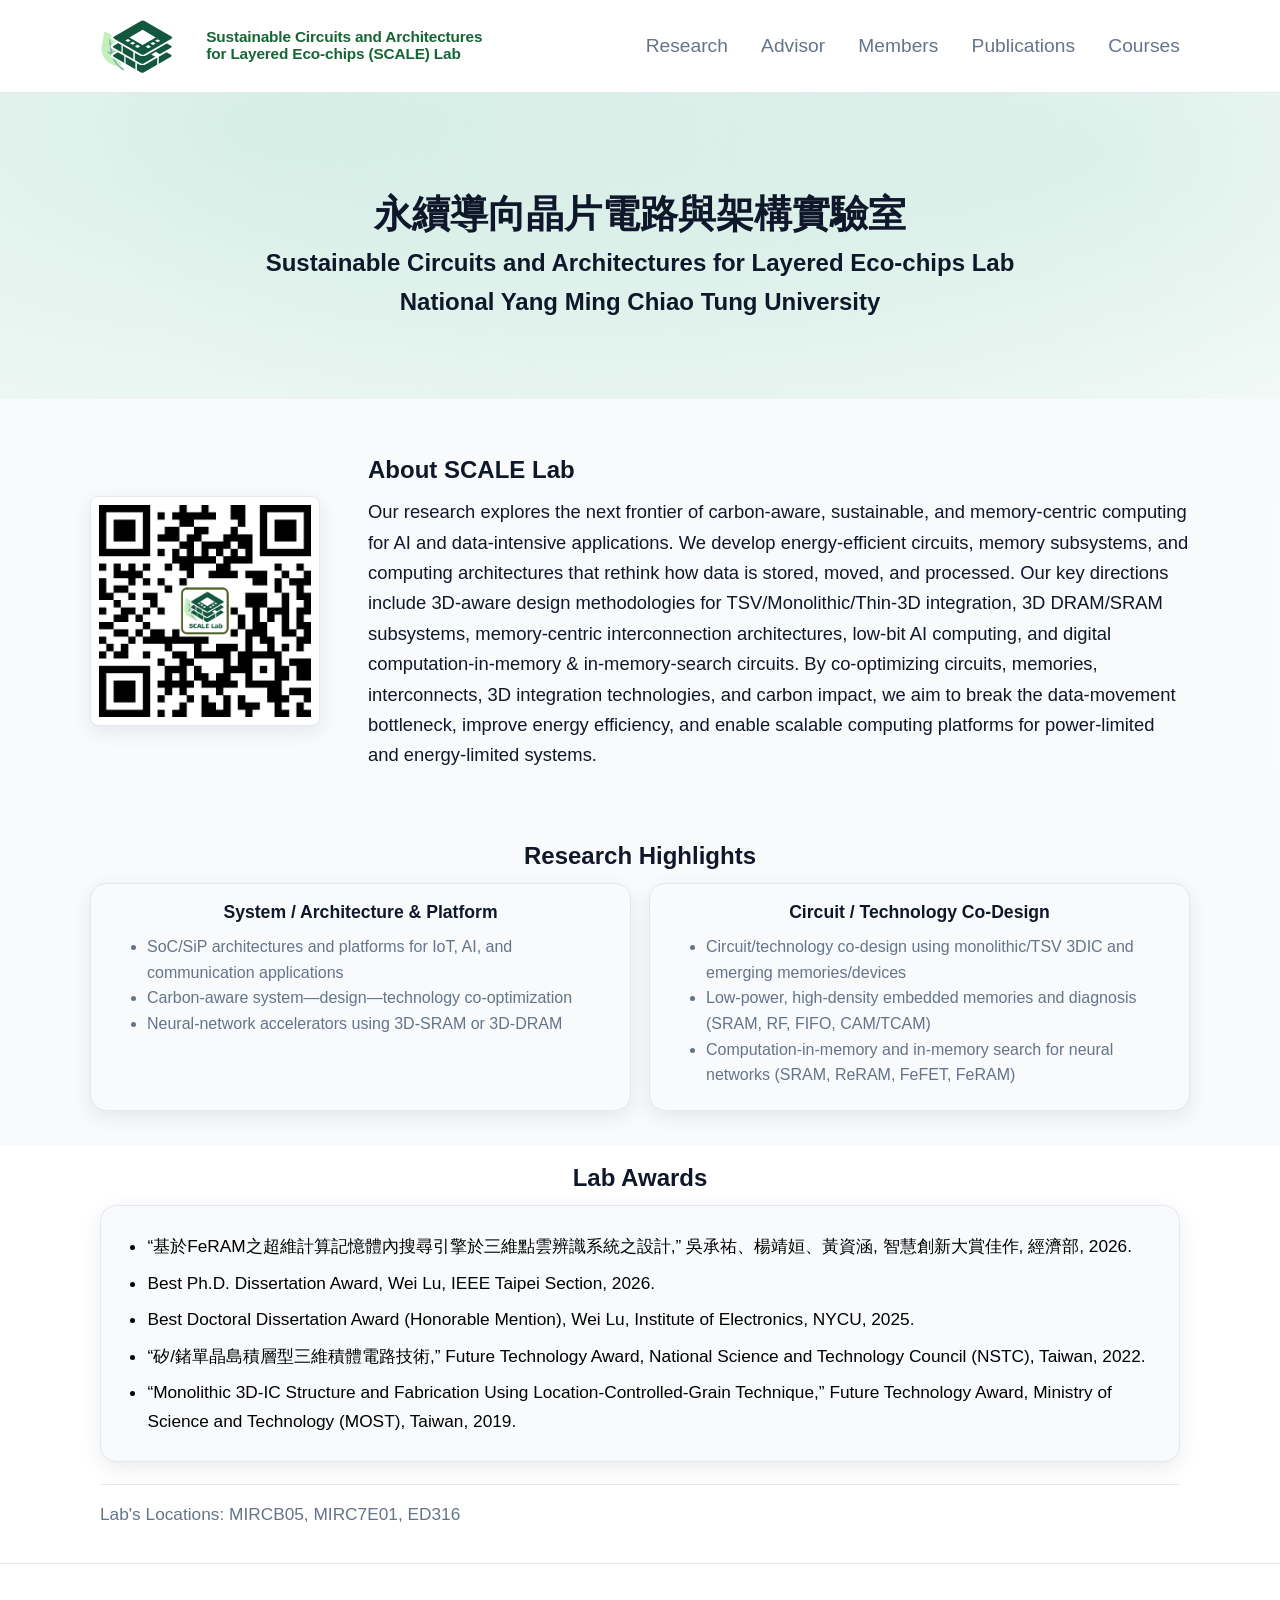
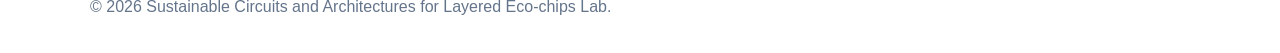
<file: index.html>
<!DOCTYPE html>
<html lang="en">
<head>
  <meta charset="utf-8" />
  <meta name="viewport" content="width=device-width, initial-scale=1" />
  <title>SCALE Lab · Home</title>
  <meta name="description" content="Sustainable circuits & systems, carbon-aware co-optimization, and memory-centric computing." />
  <meta name="color-scheme" content="light dark" />
  <link rel="stylesheet" href="assets/style.css?v=5" />
  <style>
    main#snap { min-height: 100svh; overflow-y: visible; scroll-behavior: smooth; }
    section.panel { min-height: auto; display: grid; place-items: center; padding: 52px 6vw; position: relative; isolation: isolate; }
    section.panel.hero { min-height: 34svh; padding-top: 32px; padding-bottom: 20px; }
    section#s3.panel, section#s4.panel { padding-top: 14px; padding-bottom: 34px; }
    .panel.hero { background: radial-gradient(1200px 600px at 20% 10%, color-mix(in oklab, var(--primary) 15%, transparent), transparent), radial-gradient(1000px 500px at 85% 20%, color-mix(in oklab, var(--primary) 10%, transparent), transparent); }
    .panel.alt { background: color-mix(in oklab, var(--card) 85%, transparent); }
    .panel .content { padding: 14px 16px; }
    .panel h2 { margin-top: 0; margin-bottom: 8px; }
    .panel p, .panel ul { margin-top: 6px; margin-bottom: 8px; }
    .about-layout { display: grid; grid-template-columns: 230px minmax(0, 1fr); gap: 48px; align-items: center; }
    .about-qr { width: 230px; height: 230px; background: #fff; border: 1px solid var(--border); border-radius: 8px; padding: 8px; box-shadow: var(--shadow); object-fit: contain; align-self: center; }
    .award-card { max-width: 1080px; width: 100%; margin: 8px auto 0; text-align: left; }
    .award-card .content { padding: 18px 28px; }
    .award-list { margin: 0; padding-left: 1.15rem; font-size: 1.08rem; line-height: 1.65; color: #000; }
    .award-list li { margin: 8px 0; }
    .lab-locations { max-width: 1080px; margin: 22px auto 0; padding-top: 16px; border-top: 1px solid var(--border); font-size: 1.08rem; font-weight: 400; color: var(--muted); text-align: left; }
    #aboutVision { white-space: normal; margin-bottom: 0; font-size: 1.15rem; line-height: 1.65; }
    #highlights { margin-top: 4px !important; }
    @media (max-width: 700px) { .about-layout { grid-template-columns: 1fr; gap: 18px; align-items: start; } .about-qr { width: 150px; height: 150px; } section#s3.panel, section#s4.panel { padding-top: 12px; padding-bottom: 28px; } }
  </style>
</head>
<body data-page="home">
  <header></header>
  <main id="snap">
    <section id="s1" class="panel hero">
      <div class="container" style="text-align:center;">
        <h1 class="reveal hero-title">
          <span class="zh">永續導向晶片電路與架構實驗室</span><br>
          <span class="en">Sustainable Circuits and Architectures for Layered Eco-chips Lab</span><br>
          <span class="lab">National Yang Ming Chiao Tung University</span>
        </h1>
      </div>
    </section>
    <section id="s2" class="panel alt">
      <div class="container">
        <div class="about-layout">
          <img class="about-qr reveal" src="assets/images/qrcode-generator.png" alt="SCALE Lab QR code">
          <div class="about-text">
            <h2 class="reveal">About SCALE Lab</h2>
            <p id="aboutVision" class="reveal"></p>
          </div>
        </div>
      </div>
    </section>
    <section id="s3" class="panel alt">
      <div class="container" style="text-align:center;">
        <h2 class="reveal">Research Highlights</h2>
        <div id="highlights" class="grid" style="margin-top:4px;"></div>
      </div>
    </section>
    <section id="s4" class="panel">
      <div class="container" style="text-align:center;">
        <h2 class="reveal">Lab Awards</h2>
        <div class="card award-card reveal">
          <div class="content">
            <ul class="award-list">
              <li>“基於FeRAM之超維計算記憶體內搜尋引擎於三維點雲辨識系統之設計,” 吳承祐、楊靖姮、黃資涵, 智慧創新大賞佳作, 經濟部, 2026.</li>
              <li>Best Ph.D. Dissertation Award, Wei Lu, IEEE Taipei Section, 2026.</li>
              <li>Best Doctoral Dissertation Award (Honorable Mention), Wei Lu, Institute of Electronics, NYCU, 2025.</li>
              <li>“矽/鍺單晶島積層型三維積體電路技術,” Future Technology Award, National Science and Technology Council (NSTC), Taiwan, 2022.</li>
              <li>“Monolithic 3D-IC Structure and Fabrication Using Location-Controlled-Grain Technique,” Future Technology Award, Ministry of Science and Technology (MOST), Taiwan, 2019.</li>
            </ul>
          </div>
        </div>
        <div class="lab-locations reveal">Lab's Locations: MIRCB05, MIRC7E01, ED316</div>
      </div>
    </section>
  </main>
  <footer>
    <div class="container footgrid">
      <div>
        <div class="brand" style="margin-bottom:8px"><span class="dot"></span><strong>EECS Lab</strong></div>
        <div class="muted">© <span id="yearNow"></span> Sustainable Circuits and Architectures for Layered Eco-chips Lab. All rights reserved.</div>
      </div>
      <div class="right"><a class="chip" href="#s1">→ Back to Top</a></div>
    </div>
  </footer>
  <script src="assets/script.js"></script>
  <script>
    const panels = Array.from(document.querySelectorAll('section.panel'));
    const io = new IntersectionObserver((entries) => {
      for (const e of entries) {
        if (e.isIntersecting && e.intersectionRatio > 0.5) {
          e.target.querySelectorAll('.reveal').forEach(el => el.classList.add('is-visible'));
        }
      }
    }, { root: null, threshold: [0.5] });
    panels.forEach(p => io.observe(p));

    loadSiteData().then(data => {
      document.getElementById('aboutVision').textContent = 'Our research explores the next frontier of carbon-aware, sustainable, and memory-centric computing for AI and data-intensive applications. We develop energy-efficient circuits, memory subsystems, and computing architectures that rethink how data is stored, moved, and processed. Our key directions include 3D-aware design methodologies for TSV/Monolithic/Thin-3D integration, 3D DRAM/SRAM subsystems, memory-centric interconnection architectures, low-bit AI computing, and digital computation-in-memory & in-memory-search circuits. By co-optimizing circuits, memories, interconnects, 3D integration technologies, and carbon impact, we aim to break the data-movement bottleneck, improve energy efficiency, and enable scalable computing platforms for power-limited and energy-limited systems.';
      const highlights = document.getElementById('highlights');
      const cards = [];
      for (const t of data.research.thrusts) {
        const top = t.bullets.slice(0,3).map(s => `<li>${s}</li>`).join('');
        cards.push(`
          <div class="col-6 card reveal">
            <div class="content">
              <h3>${t.title}</h3>
              <ul class="muted" style="text-align:left; margin-top:8px;">${top}</ul>
            </div>
          </div>`);
      }
      highlights.innerHTML = cards.join('');
    }).catch(console.error);
  </script>
</body>
</html>
</file>
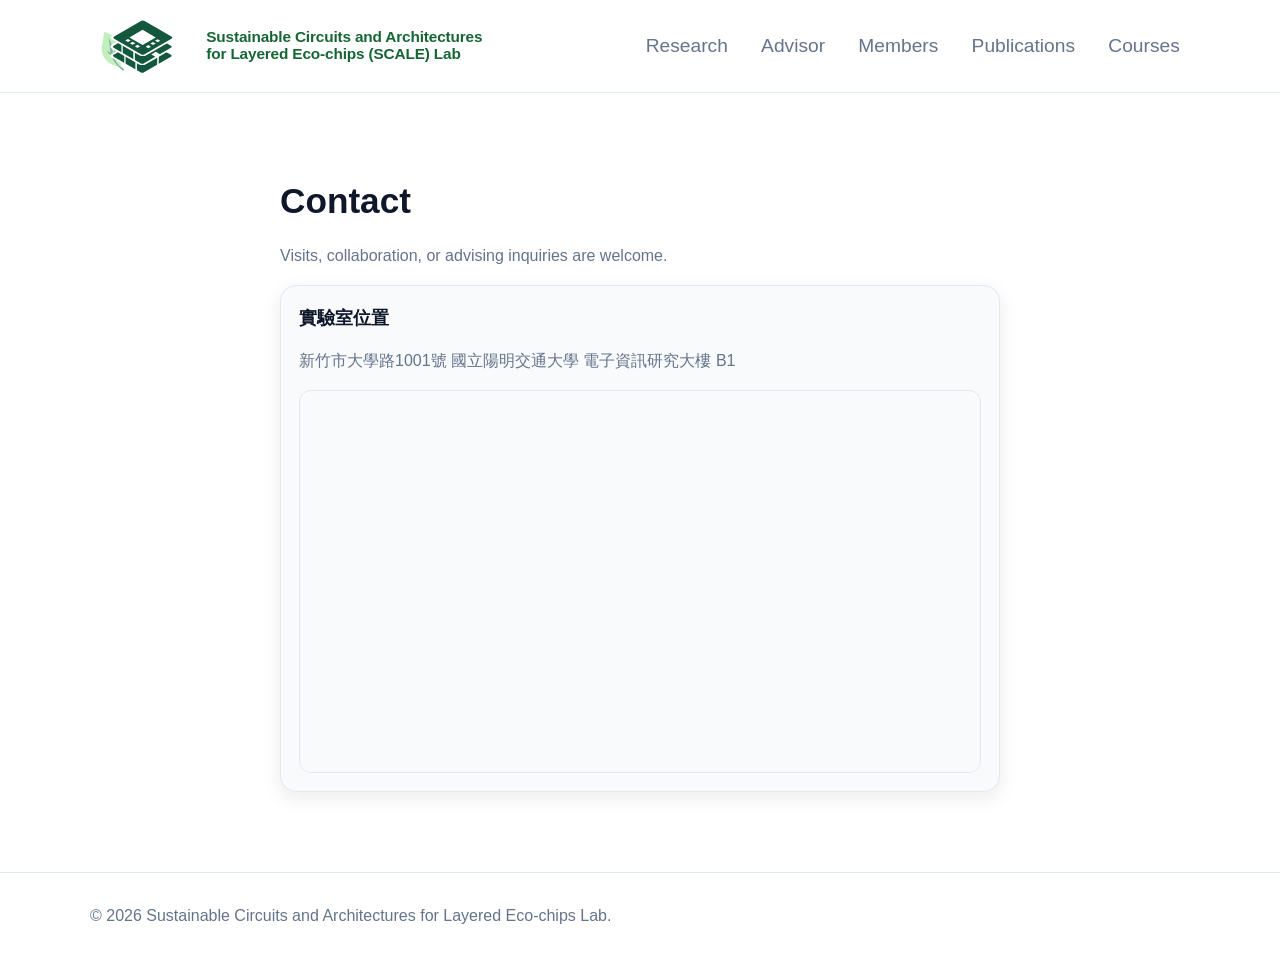
<file: contact.html>
<!DOCTYPE html>
<html lang="en">
<head>
  <meta charset="utf-8" />
  <meta name="viewport" content="width=device-width, initial-scale=1" />
  <title>Contact · SCALE Lab</title>
  <meta name="color-scheme" content="light dark" />
  <link rel="stylesheet" href="assets/style.css" />
</head>

<body data-page="contact">
  <header></header>

  <section class="section">
    <div class="container" style="max-width:720px;">
      <h2>Contact</h2>
      <p class="lead">Visits, collaboration, or advising inquiries are welcome.</p>

      <div class="card">
        <div class="content">
          <h3>實驗室位置</h3>
          <p class="muted" id="contact-address" style="line-height:1.6;"></p>
          <div style="aspect-ratio:16/9; border:1px solid var(--border); border-radius:12px; overflow:hidden; margin-top:16px;">
            <iframe id="contact-map" title="map" width="100%" height="100%" style="border:0" loading="lazy" referrerpolicy="no-referrer-when-downgrade"></iframe>
          </div>
        </div>
      </div>
    </div>
  </section>

  <footer>
    <div class="container" style="padding: 20px 0; border-top: 1px solid var(--border); color: var(--muted);">
      © <span id="yearNow"></span> Sustainable Circuits and Architectures for Layered Eco-chips Lab.
    </div>
  </footer>

  <script src="assets/script.js"></script>
  <script>
    fetch('assets/contact-data.json')
      .then(r => r.json())
      .then(d => {
        const addr = document.getElementById('contact-address');
        addr.textContent = d.address;
        if (d.email) addr.innerHTML += `<br>Email: <a href="mailto:${d.email}">${d.email}</a>`;
        document.getElementById('contact-map').src = d.map_embed;
      })
      .catch(err => console.error('Failed to load contact-data.json:', err));
  </script>
</body>
</html>
</file>
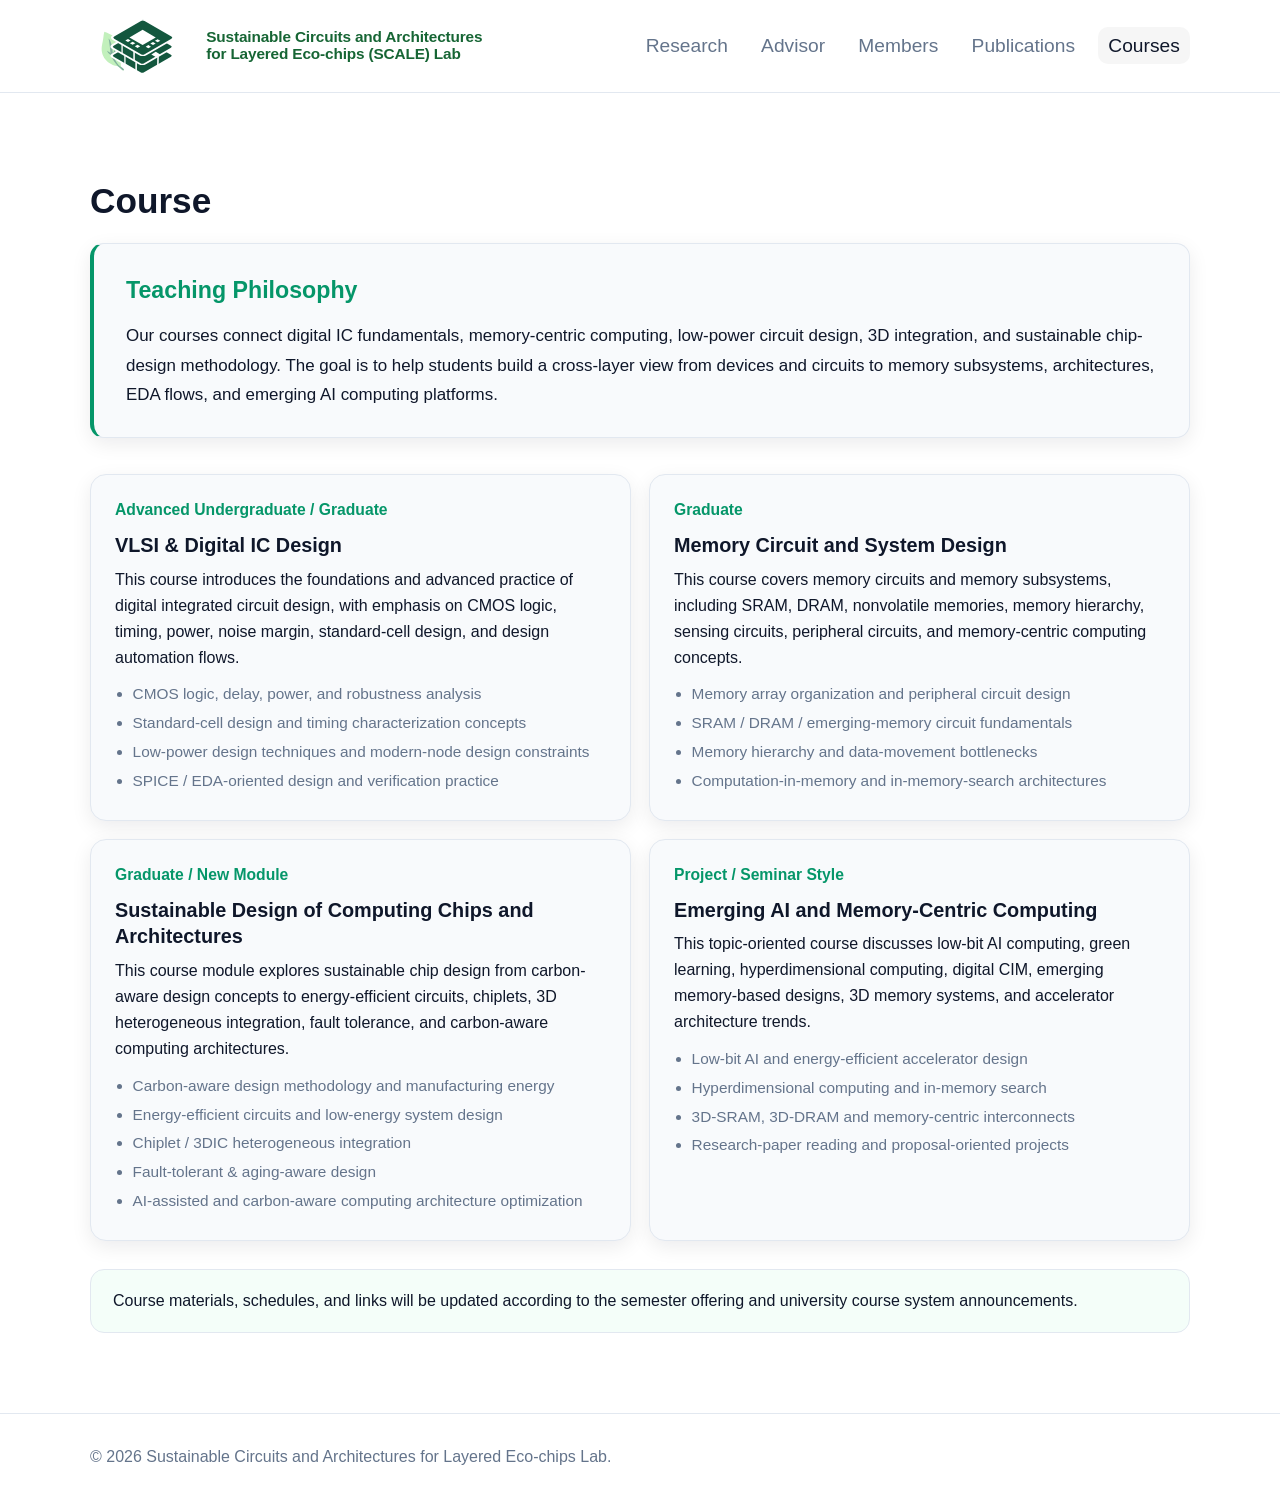
<file: course.html>
<!DOCTYPE html>
<html lang="en">
<head>
  <meta charset="utf-8" />
  <meta name="viewport" content="width=device-width, initial-scale=1" />
  <title>Course · SCALE Lab</title>
  <meta name="color-scheme" content="light dark" />
  <link rel="stylesheet" href="assets/style.css" />
  <style>
    .course-intro {
      margin-bottom: 36px;
      padding: 28px 32px;
      background: var(--card);
      border: 1px solid var(--border);
      border-left: 4px solid var(--primary);
      border-radius: 14px;
      box-shadow: var(--shadow);
    }
    .course-intro h3 {
      margin: 0 0 12px;
      color: var(--primary);
      font-size: 1.45rem;
    }
    .course-intro p {
      margin: 0;
      color: var(--fg);
      font-size: 1.06rem;
      line-height: 1.72;
    }
    .course-grid {
      display: grid;
      grid-template-columns: repeat(12, 1fr);
      gap: 18px;
    }
    .course-card {
      grid-column: span 6;
      background: var(--card);
      border: 1px solid var(--border);
      border-radius: 16px;
      box-shadow: var(--shadow);
      overflow: hidden;
    }
    .course-card .content {
      padding: 22px 24px;
    }
    .course-card h3 {
      margin: 0 0 8px;
      color: var(--fg);
      font-size: 1.24rem;
      line-height: 1.35;
    }
    .course-meta {
      color: var(--primary);
      font-weight: 700;
      margin-bottom: 10px;
      font-size: 0.98rem;
    }
    .course-card p {
      margin: 0 0 12px;
      color: var(--fg);
      font-size: 1rem;
      line-height: 1.62;
    }
    .course-card ul {
      margin: 10px 0 0;
      padding-left: 1.1rem;
      color: var(--muted);
      line-height: 1.55;
      font-size: 0.96rem;
    }
    .course-card li { margin: 5px 0; }
    .course-note {
      margin-top: 28px;
      padding: 18px 22px;
      border-radius: 14px;
      background: color-mix(in oklab, var(--primary-weak) 55%, transparent);
      border: 1px solid var(--border);
      color: var(--fg);
      line-height: 1.65;
    }
    @media (max-width: 880px) {
      .course-card { grid-column: span 12; }
      .course-intro { padding: 24px 20px; }
    }
  </style>
</head>
<body data-page="course">
  <header></header>

  <section class="section">
    <div class="container">
      <h2>Course</h2>

      <div class="course-intro">
        <h3>Teaching Philosophy</h3>
        <p>
          Our courses connect digital IC fundamentals, memory-centric computing, low-power circuit design, 3D integration, and sustainable chip-design methodology. The goal is to help students build a cross-layer view from devices and circuits to memory subsystems, architectures, EDA flows, and emerging AI computing platforms.
        </p>
      </div>

      <div class="course-grid">
        <div class="course-card">
          <div class="content">
            <div class="course-meta">Advanced Undergraduate / Graduate</div>
            <h3>VLSI & Digital IC Design</h3>
            <p>
              This course introduces the foundations and advanced practice of digital integrated circuit design, with emphasis on CMOS logic, timing, power, noise margin, standard-cell design, and design automation flows.
            </p>
            <ul>
              <li>CMOS logic, delay, power, and robustness analysis</li>
              <li>Standard-cell design and timing characterization concepts</li>
              <li>Low-power design techniques and modern-node design constraints</li>
              <li>SPICE / EDA-oriented design and verification practice</li>
            </ul>
          </div>
        </div>

        <div class="course-card">
          <div class="content">
            <div class="course-meta">Graduate</div>
            <h3>Memory Circuit and System Design</h3>
            <p>
              This course covers memory circuits and memory subsystems, including SRAM, DRAM, nonvolatile memories, memory hierarchy, sensing circuits, peripheral circuits, and memory-centric computing concepts.
            </p>
            <ul>
              <li>Memory array organization and peripheral circuit design</li>
              <li>SRAM / DRAM / emerging-memory circuit fundamentals</li>
              <li>Memory hierarchy and data-movement bottlenecks</li>
              <li>Computation-in-memory and in-memory-search architectures</li>
            </ul>
          </div>
        </div>

        <div class="course-card">
          <div class="content">
            <div class="course-meta">Graduate / New Module</div>
            <h3>Sustainable Design of Computing Chips and Architectures</h3>
            <p>
              This course module explores sustainable chip design from carbon-aware design concepts to energy-efficient circuits, chiplets, 3D heterogeneous integration, fault tolerance, and carbon-aware computing architectures.
            </p>
            <ul>
              <li>Carbon-aware design methodology and manufacturing energy</li>
              <li>Energy-efficient circuits and low-energy system design</li>
              <li>Chiplet / 3DIC heterogeneous integration</li>
              <li>Fault-tolerant & aging-aware design</li>
              <li>AI-assisted and carbon-aware computing architecture optimization</li>
            </ul>
          </div>
        </div>

        <div class="course-card">
          <div class="content">
            <div class="course-meta">Project / Seminar Style</div>
            <h3>Emerging AI and Memory-Centric Computing</h3>
            <p>
              This topic-oriented course discusses low-bit AI computing, green learning, hyperdimensional computing, digital CIM, emerging memory-based designs, 3D memory systems, and accelerator architecture trends.
            </p>
            <ul>
              <li>Low-bit AI and energy-efficient accelerator design</li>
              <li>Hyperdimensional computing and in-memory search</li>
              <li>3D-SRAM, 3D-DRAM and memory-centric interconnects</li>
              <li>Research-paper reading and proposal-oriented projects</li>
            </ul>
          </div>
        </div>
      </div>

      <div class="course-note">
        Course materials, schedules, and links will be updated according to the semester offering and university course system announcements.
      </div>
    </div>
  </section>

  <footer>
    <div class="container" style="padding: 20px 0; border-top: 1px solid var(--border); color: var(--muted);">
      © <span id="yearNow"></span> Sustainable Circuits and Architectures for Layered Eco-chips Lab.
    </div>
  </footer>
  <script src="assets/script.js"></script>
</body>
</html>
</file>
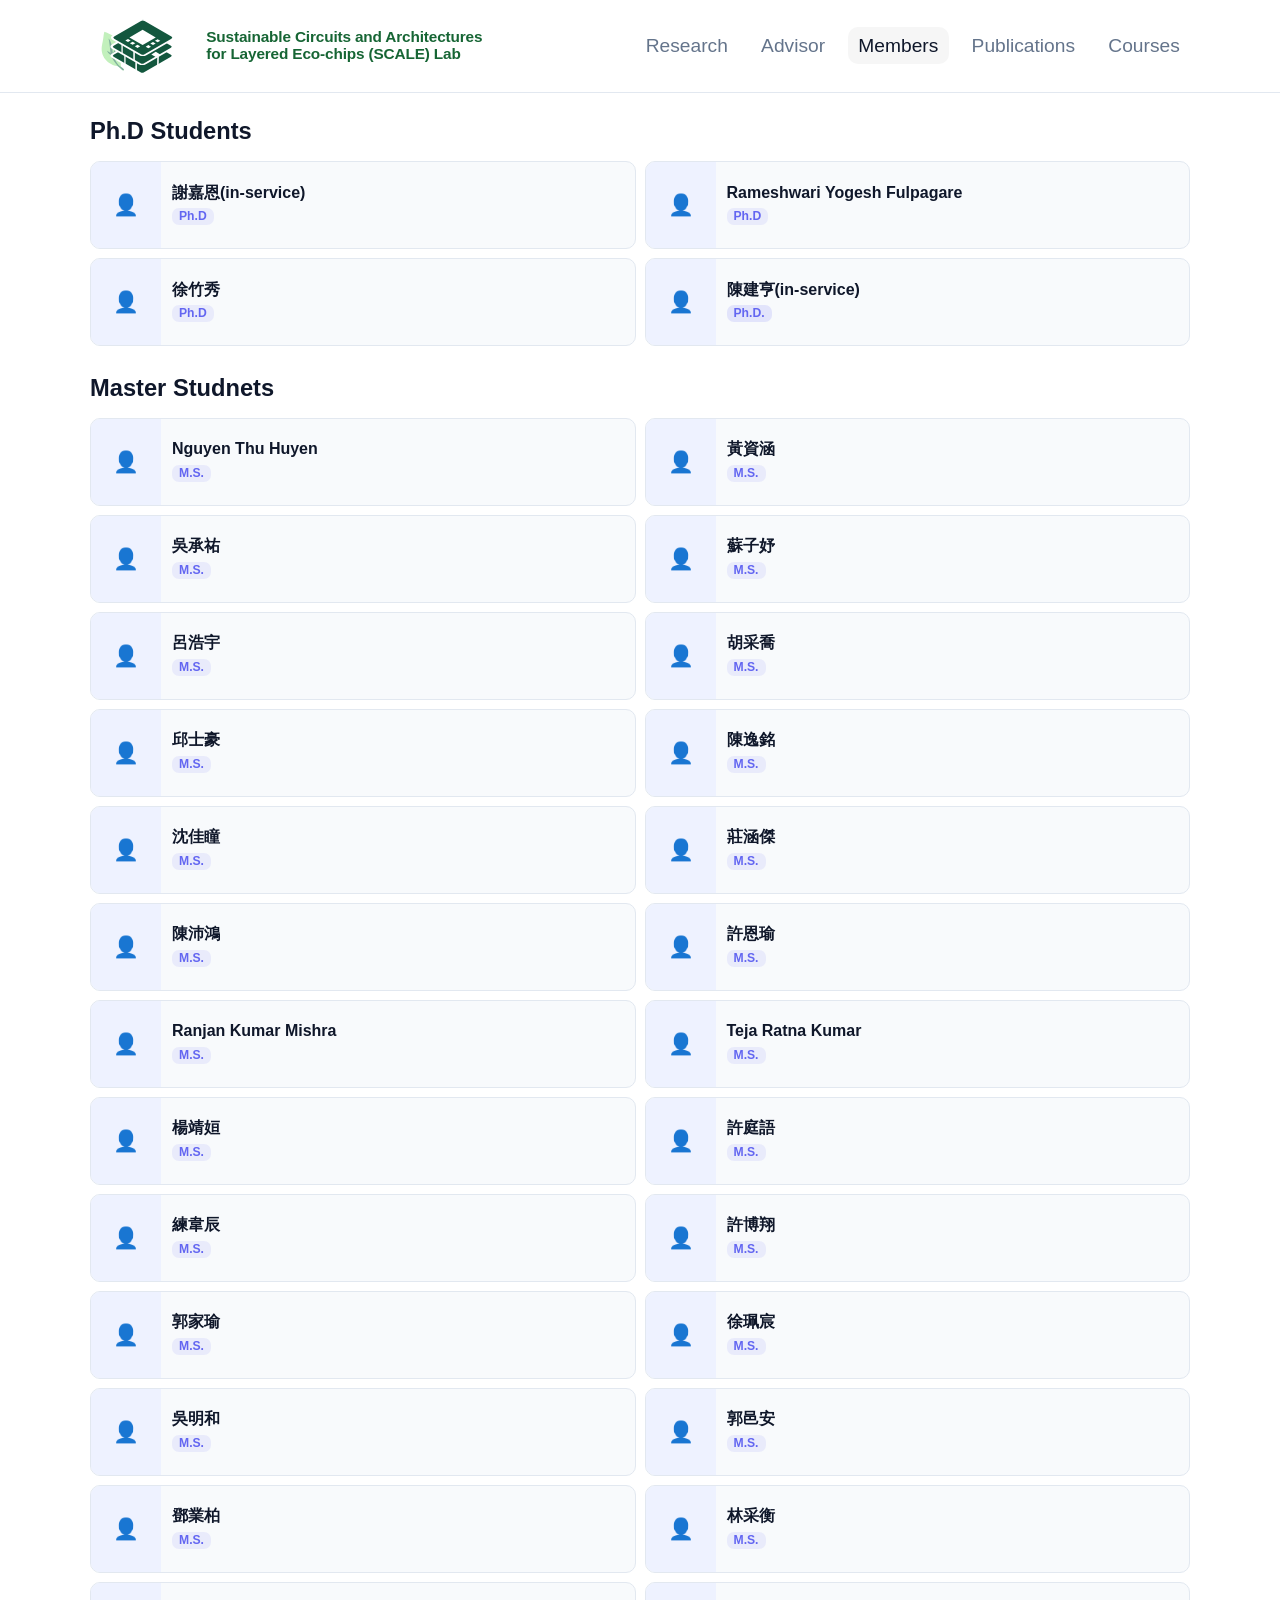
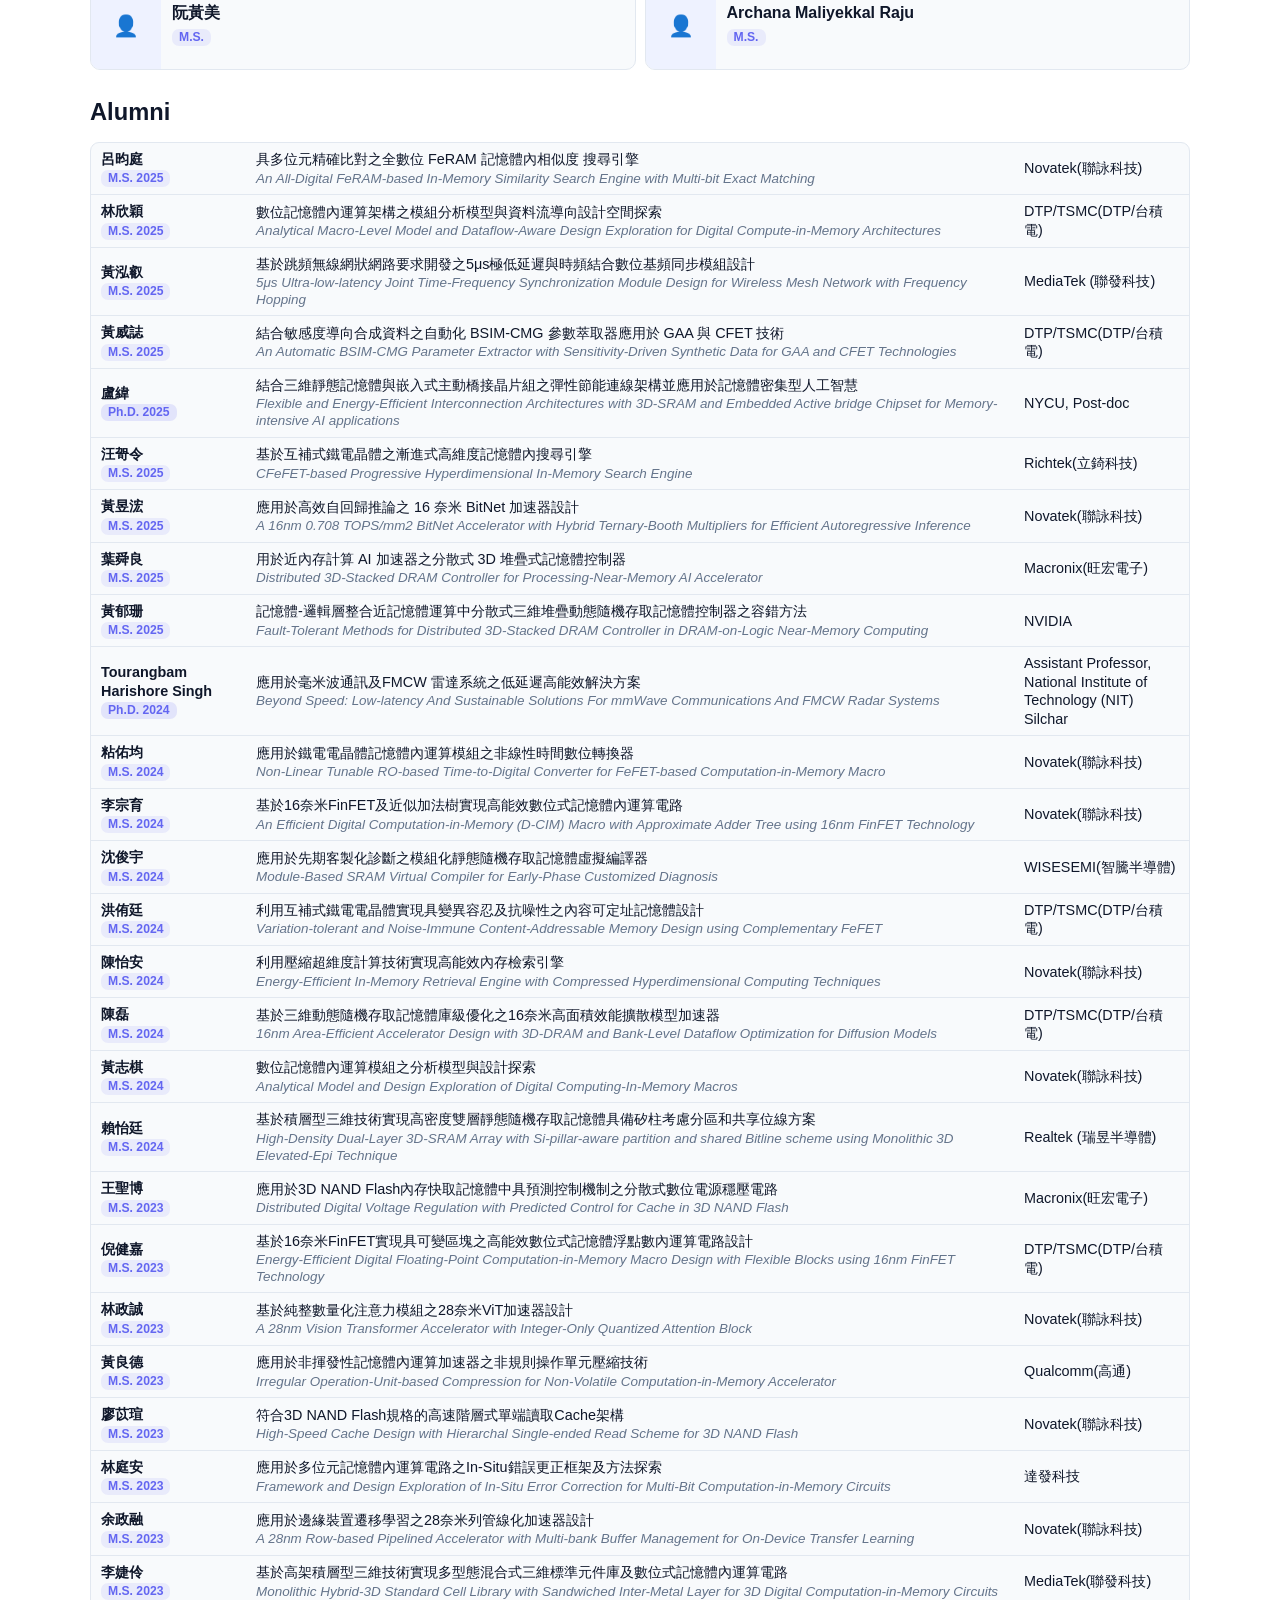
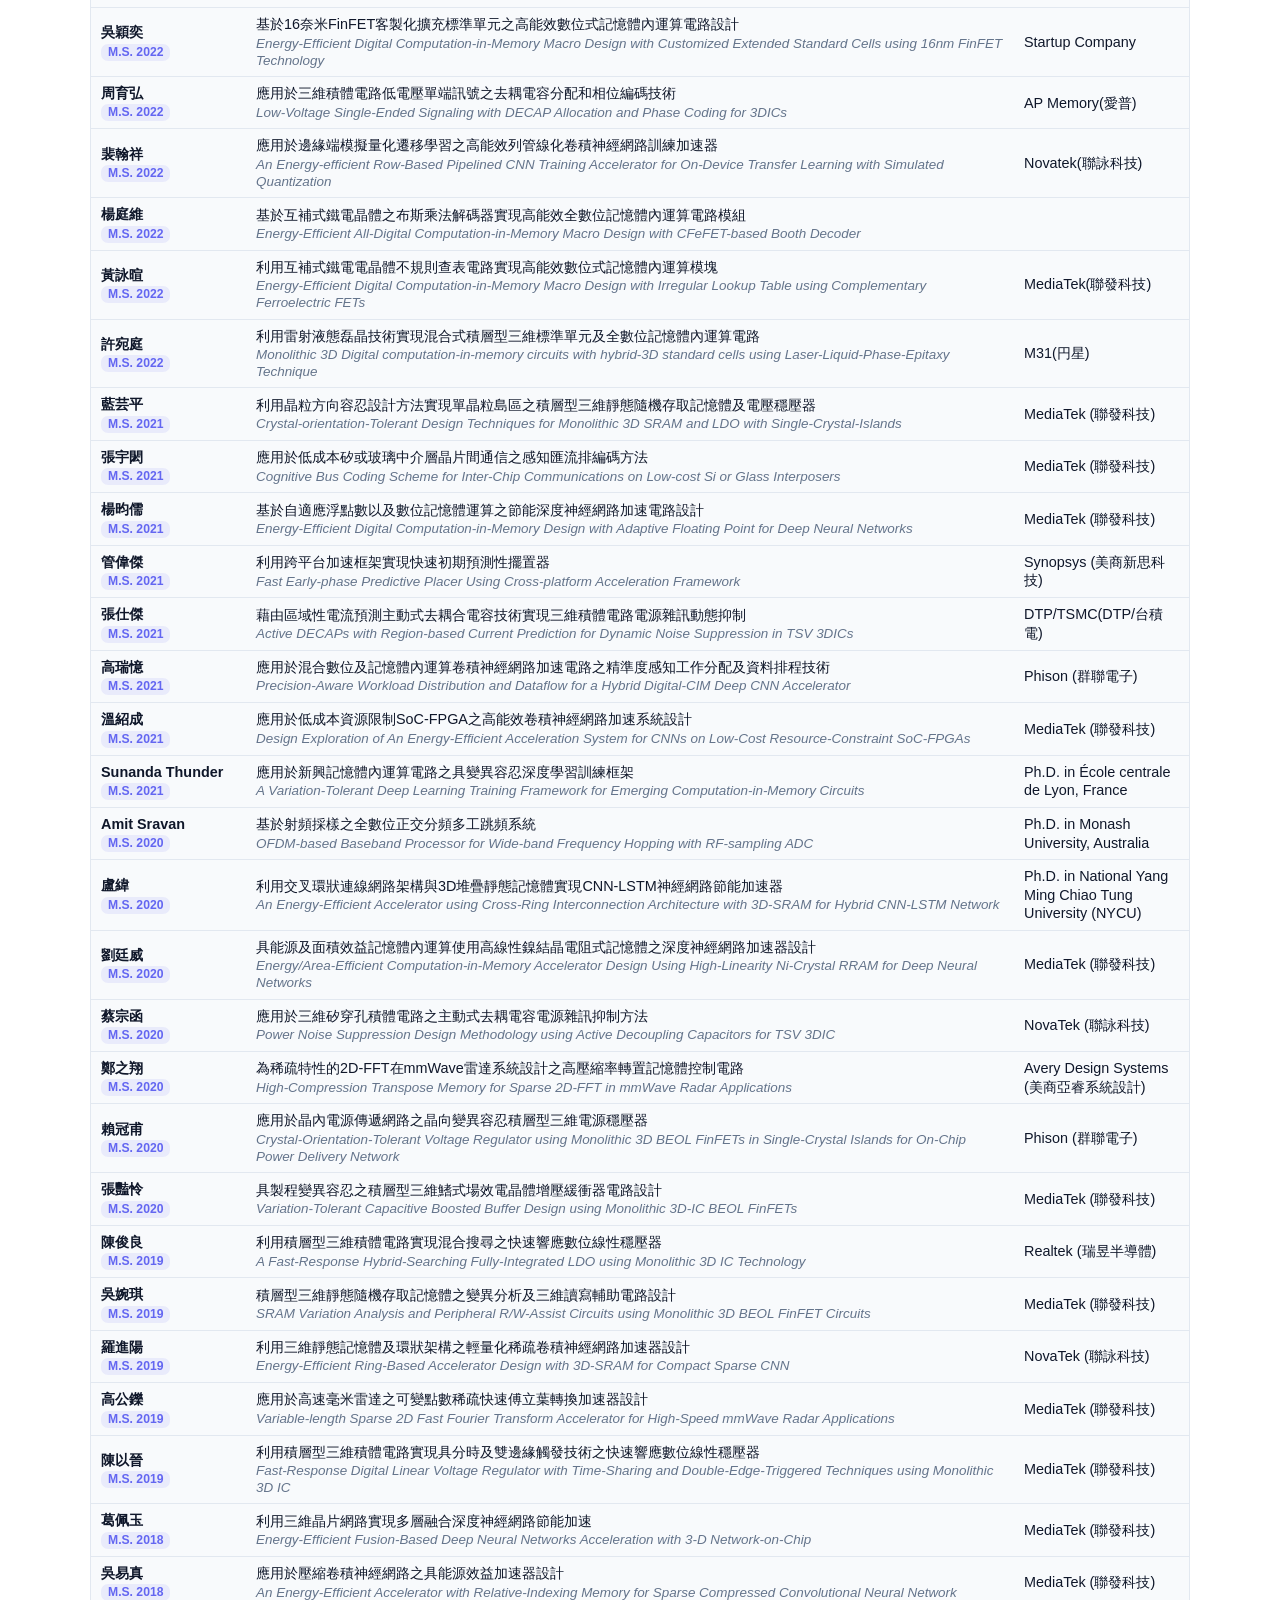
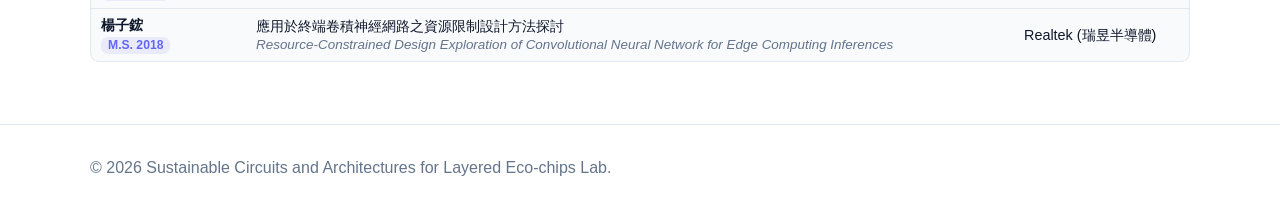
<file: people.html>
<!DOCTYPE html>
<html lang="en">
<head>
  <meta charset="utf-8" />
  <meta name="viewport" content="width=device-width, initial-scale=1" />
  <title>SCALE Lab</title>
  <meta name="color-scheme" content="light dark" />
  <link rel="stylesheet" href="assets/style.css?v=member-data-json-5" />
  <style>
    [data-page="people"] { --people-primary:#6366f1; --people-primary-weak:#eef2ff; }
    @media (prefers-color-scheme: dark) { [data-page="people"] { --people-primary:#818cf8; --people-primary-weak:#1e1b4b; } }
    .section { padding-top: 20px; padding-bottom: 38px; }
    .member-grid { display:grid; grid-template-columns:repeat(2,1fr); gap:9px; margin-top:10px; margin-bottom:22px; }
    .member-card { display:flex; align-items:center; background:var(--card); border:1px solid var(--border); border-radius:10px; overflow:hidden; transition:box-shadow .2s; min-height:86px; }
    .member-card:hover { box-shadow:var(--shadow); }
    .member-card-photo, .member-card-photo-placeholder { width:70px; min-width:70px; height:86px; object-fit:cover; object-position:top; display:block; }
    .member-card-photo-placeholder { background:var(--people-primary-weak); display:flex; align-items:center; justify-content:center; color:var(--muted); font-size:1.3rem; flex-shrink:0; }
    .member-card-body { padding:7px 11px; flex:1; }
    .member-card-name { font-size:1rem; font-weight:700; color:var(--fg); margin-bottom:0; line-height:1.2; }
    .member-card-name-en { font-size:.84rem; color:var(--muted); margin-bottom:4px; line-height:1.2; }
    .member-card-degree, .member-degree { display:inline-block; padding:0 7px; border-radius:7px; font-size:.76rem; font-weight:600; line-height:1.4; }
    .member-card-degree { margin-bottom:2px; }
    .member-degree { margin-top:2px; }
    .member-card-email { display:flex; align-items:center; gap:4px; font-size:.78rem; color:var(--people-primary); text-decoration:none; word-break:break-all; margin-top:2px; line-height:1.2; }
    .people-table { background:var(--card); border:1px solid var(--border); border-radius:9px; overflow:hidden; margin-top:10px; margin-bottom:24px; }
    .people-table table { width:100%; border-collapse:collapse; }
    .people-table tbody tr:hover { background:var(--people-primary-weak); }
    .people-table tbody tr:last-child td { border-bottom:none; }
    .people-table td { padding:7px 10px; border-bottom:1px solid var(--border); color:var(--fg); font-size:.9rem; vertical-align:middle; line-height:1.28; }
    .td-name { width:155px; font-weight:600; }
    .degree-phd { background:color-mix(in oklab,var(--people-primary) 15%,transparent); color:var(--people-primary); }
    .degree-ms { background:color-mix(in oklab,var(--people-primary) 10%,transparent); color:var(--people-primary); }
    .td-thesis { color:var(--fg); line-height:1.28; }
    .td-thesis em { display:block; color:var(--muted); font-size:.84rem; margin-top:1px; line-height:1.28; }
    .td-position { width:175px; color:var(--muted); font-size:.86rem; }
    .section-label { margin-top:24px; margin-bottom:0; color:var(--fg); font-size:1.48rem; font-weight:800; }
    .section-label:first-of-type { margin-top:0; }
    @media (max-width:900px) { .member-grid { grid-template-columns:1fr; } }
    @media (max-width:768px) { .section { padding-top:16px; padding-bottom:30px; } .member-grid { gap:8px; margin-top:9px; margin-bottom:20px; } .people-table { overflow-x:auto; } .people-table table { min-width:620px; } .member-card-photo, .member-card-photo-placeholder { width:64px; min-width:64px; height:78px; } .member-card { min-height:78px; } .member-card-body { padding:6px 10px; } }
  </style>
</head>
<body data-page="people">
  <header></header>
  <section class="section">
    <div class="container">
      <h3 class="section-label">Ph.D Students</h3>
      <div class="member-grid" id="phd-grid"></div>
      <h3 class="section-label">Master Studnets</h3>
      <div class="member-grid" id="current-grid"></div>
      <h3 class="section-label">Alumni</h3>
      <div class="people-table"><table><tbody id="alumni-tbody"></tbody></table></div>
    </div>
  </section>
  <footer></footer>
  <script src="assets/script.js?v=member-data-json-5"></script>
  <script>
    function degreeClass(deg) { return deg === 'Ph.D.' ? 'degree-phd' : 'degree-ms'; }
    function yearValue(y) { const n = parseFloat(String(y).replace(/[^0-9.]/g, '')); return Number.isFinite(n) ? n : 0; }
    function sortByYearDesc(list) { return [...list].sort((a, b) => yearValue(b.year) - yearValue(a.year)); }

    function renderCurrent(members) {
      return members.map(m => {
        const photoHTML = m.photo ? `<img class="member-card-photo" src="${m.photo}" alt="${m.name}" onerror="this.outerHTML='<div class=\\'member-card-photo-placeholder\\'>👤</div>'">` : `<div class="member-card-photo-placeholder">👤</div>`;
        const nameEnHTML = m.name_en ? `<div class="member-card-name-en">${m.name_en}</div>` : '';
        const emailHTML = m.email ? `<a class="member-card-email" href="mailto:${m.email}">✉ ${m.email}</a>` : '';
        return `<div class="member-card">${photoHTML}<div class="member-card-body"><div class="member-card-name">${m.name}</div>${nameEnHTML}<span class="member-card-degree ${degreeClass(m.degree)}">${m.degree}</span>${emailHTML}</div></div>`;
      }).join('');
    }

    function renderAlumni(alumni) {
      return alumni.map(a => `<tr><td class="td-name">${a.name}<br><span class="member-degree ${degreeClass(a.degree)}">${a.degree} ${a.year}</span></td><td class="td-thesis">${a.thesis_zh || ''}<em>${a.thesis_en || ''}</em></td><td class="td-position">${a.position || ''}</td></tr>`).join('');
    }

    fetch('assets/people-data.json?v=member-data-json-5', { cache: 'no-store' })
      .then(r => { if (!r.ok) throw new Error('Failed to load people-data.json'); return r.json(); })
      .then(data => {
        document.getElementById('phd-grid').innerHTML = renderCurrent(data.phd || []);
        document.getElementById('current-grid').innerHTML = renderCurrent(data.current || []);
        document.getElementById('alumni-tbody').innerHTML = renderAlumni(sortByYearDesc(data.alumni || []));
      })
      .catch(err => {
        console.error(err);
        document.getElementById('current-grid').innerHTML = '<p class="muted">Member data failed to load.</p>';
      });
  </script>
</body>
</html>
</file>
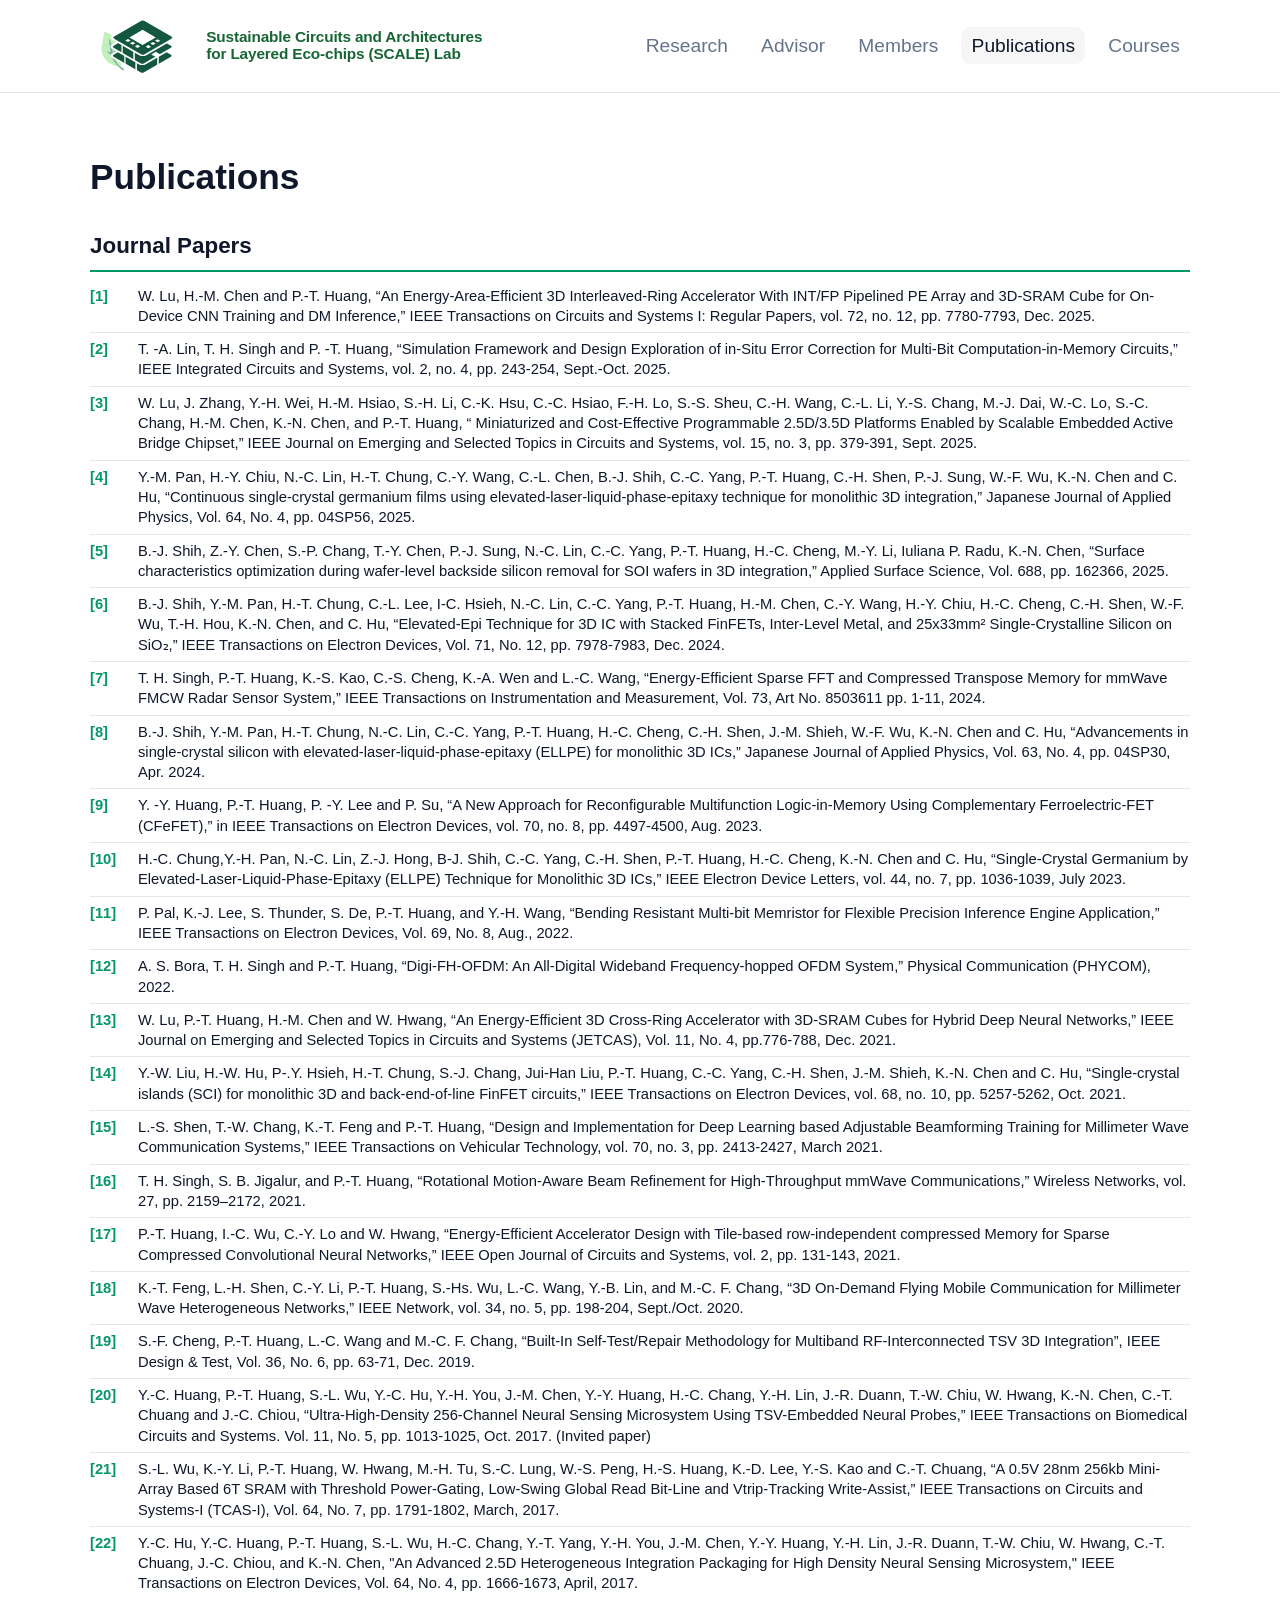
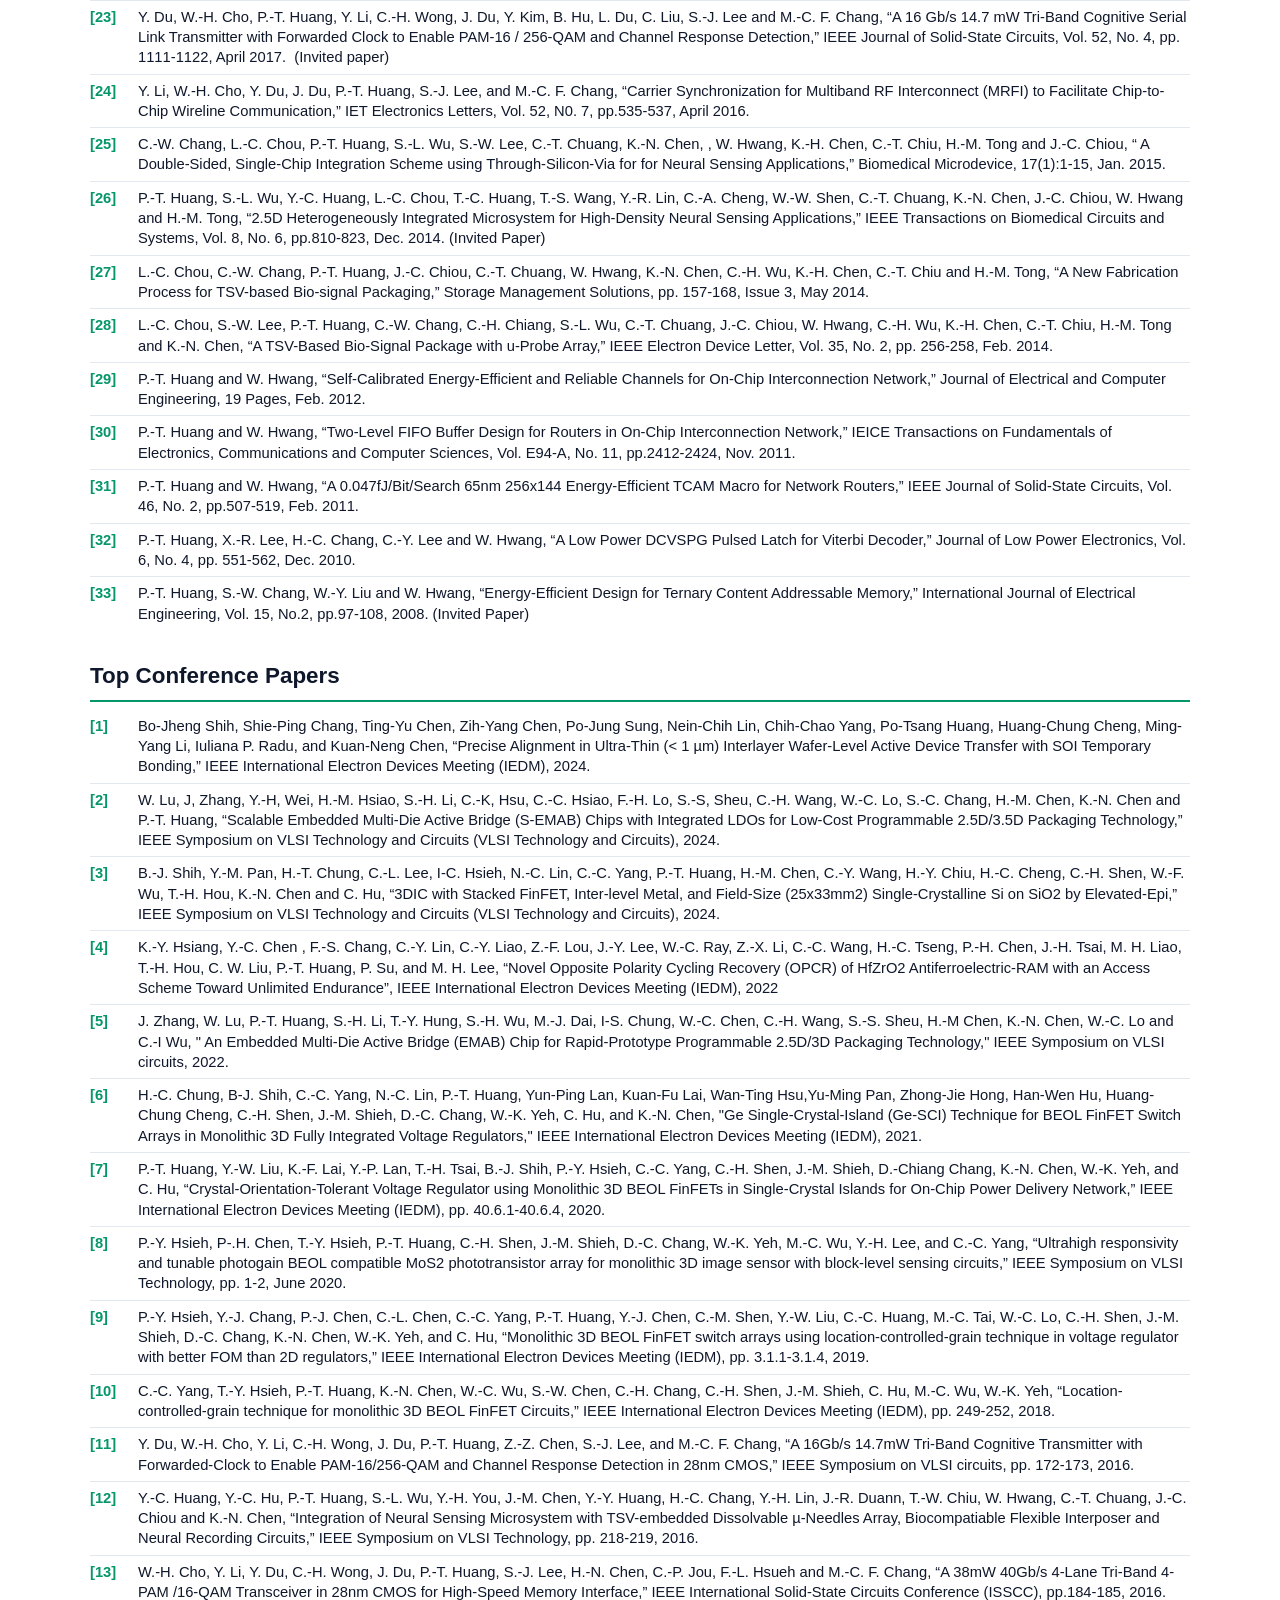
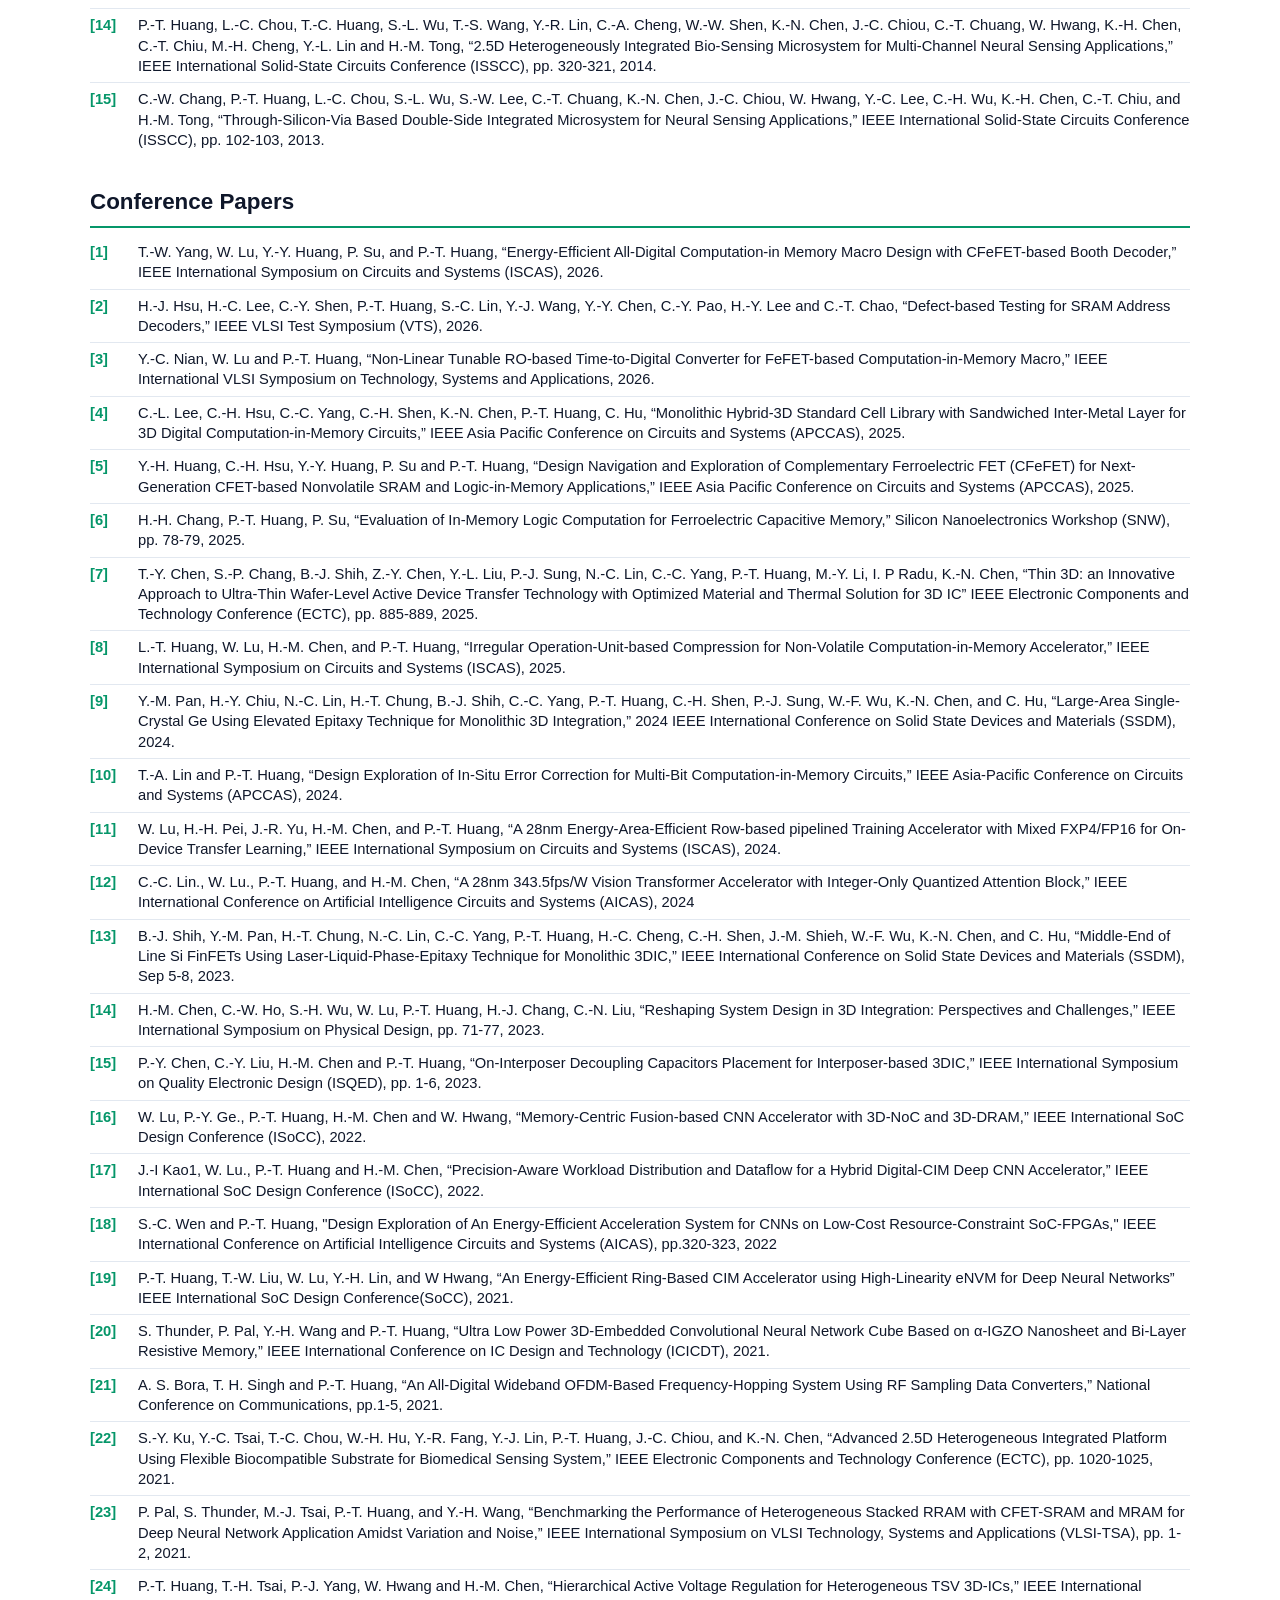
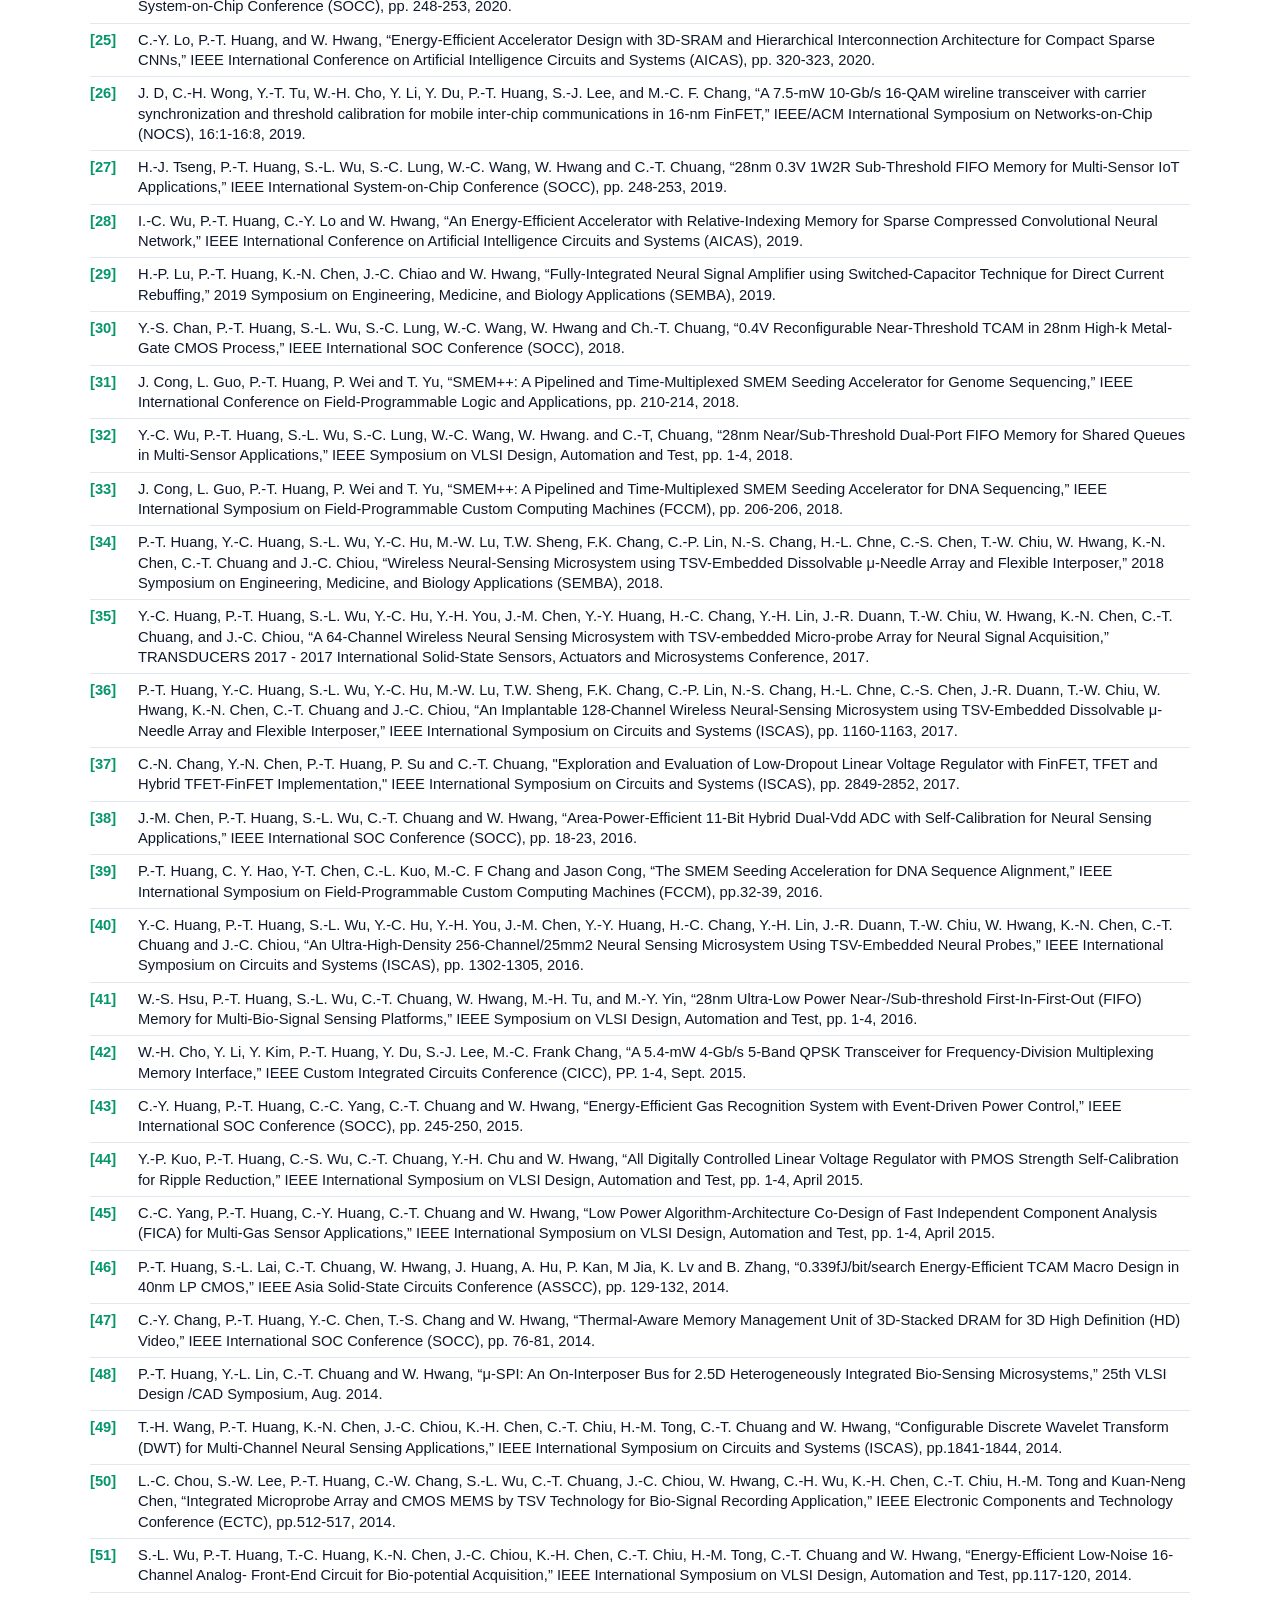
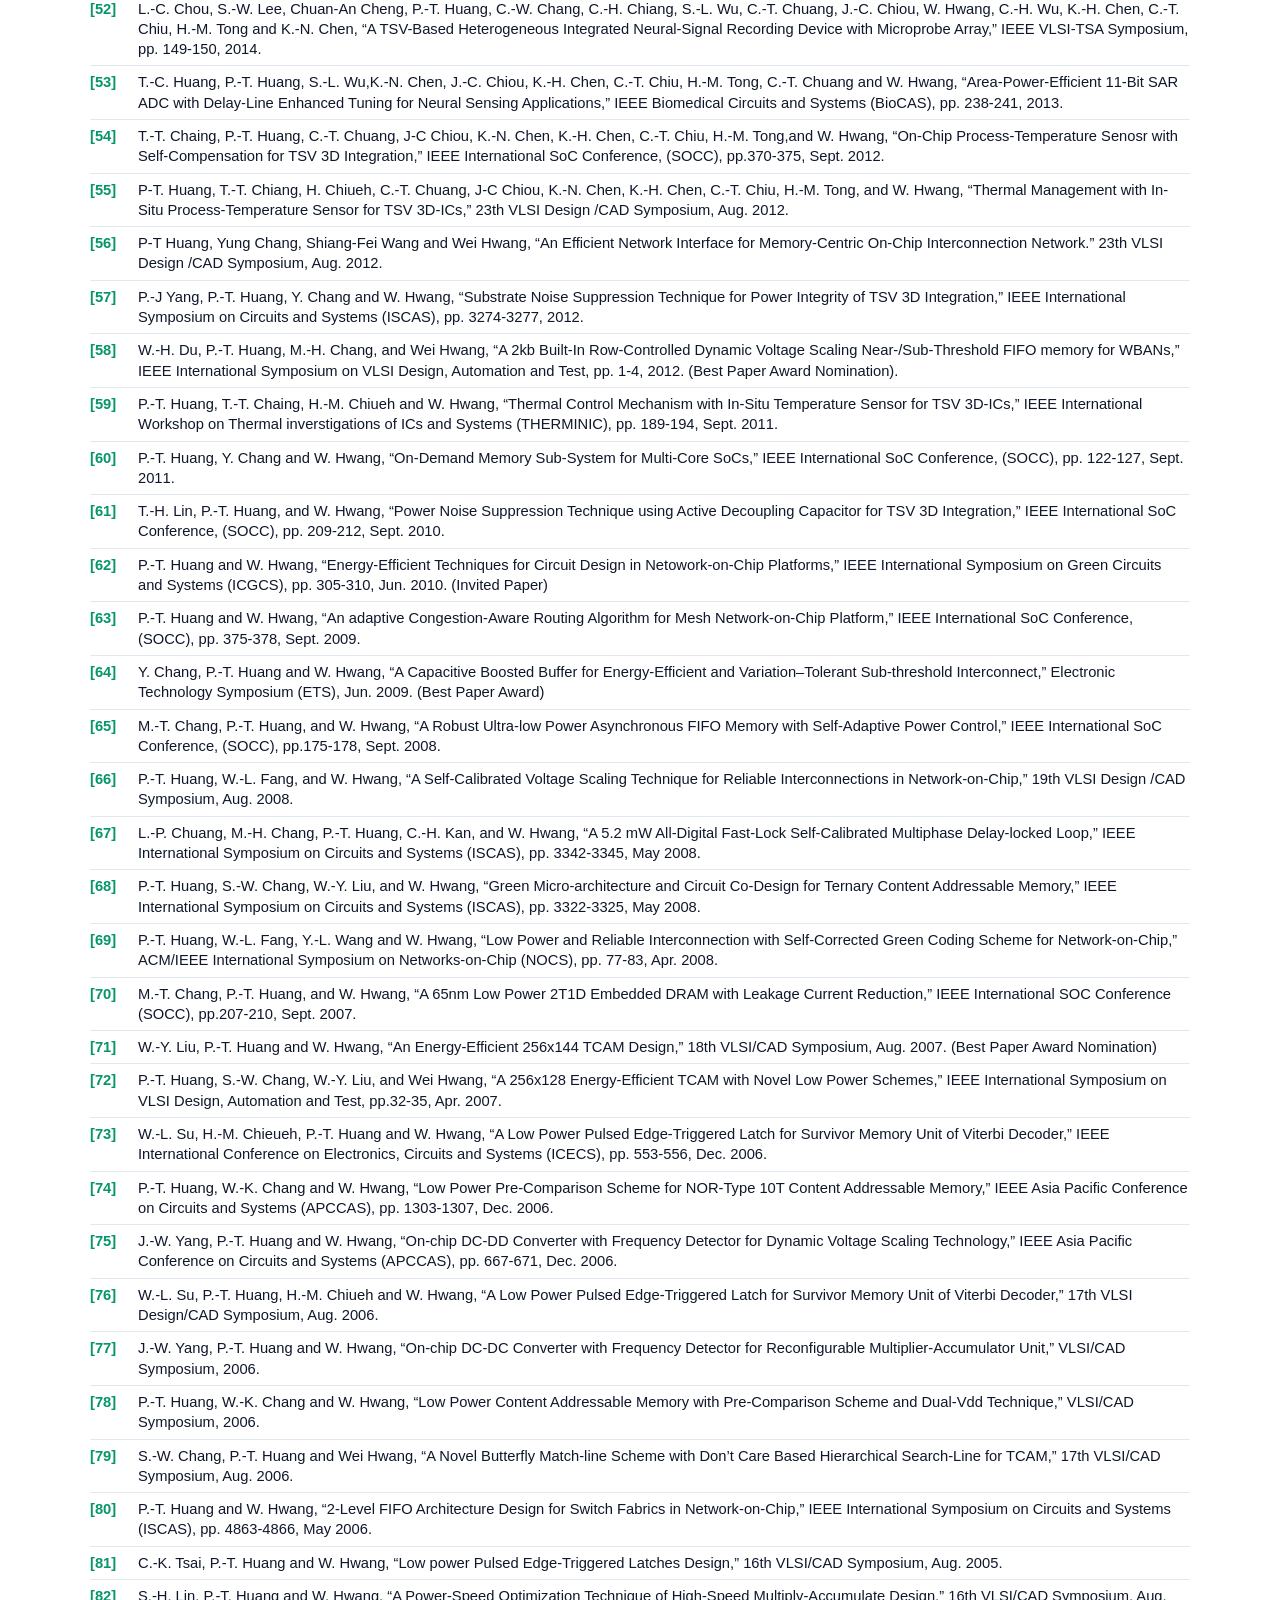
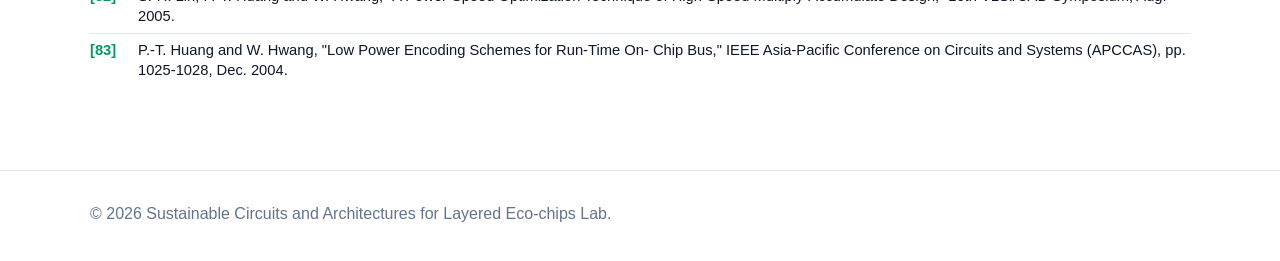
<file: publication.html>
<!DOCTYPE html>
<html lang="en">
<head>
  <meta charset="utf-8" />
  <meta name="viewport" content="width=device-width, initial-scale=1" />
  <title>Publication · SCALE Lab</title>
  <meta name="color-scheme" content="light dark" />
  <link rel="stylesheet" href="assets/style.css" />

<style>
  .publication-section {
    margin-bottom: 48px;
  }

  .section-header {
    font-size: 1.4rem;
    font-weight: 700;
    margin-bottom: 16px;
    color: var(--fg);
    border-bottom: 2px solid var(--primary);
    padding-bottom: 8px;
  }

  .pub-list {
    list-style-type: none;
    padding-left: 0;
    margin: 0;
    color: var(--fg);
    font-size: 0.95rem;
    line-height: 1.65;
    counter-reset: pub-counter;
  }

  .pub-list li {
    padding: 12px 0 12px 48px;
    border-bottom: 1px solid var(--border);
    position: relative;
    counter-increment: pub-counter;
  }

  .pub-list li::before {
    content: "[" counter(pub-counter) "]";
    position: absolute;
    left: 0;
    top: 12px;
    font-weight: 600;
    color: var(--primary);
    min-width: 40px;
  }

  .pub-list li:last-child {
    border-bottom: none;
  }
</style>

</head>

<body data-page="publication">
<header>
 
</header>

<section class="section">
  <div class="container">
    <h2>Publications</h2>

    <div class="publication-section">
      <h3 class="section-header">Journal Papers</h3>
      <ul class="pub-list">
        <li>W. Lu, H.-M. Chen and P.-T. Huang, “An Energy-Area-Efficient 3D Interleaved-Ring Accelerator With INT/FP Pipelined PE Array and 3D-SRAM Cube for On-Device CNN Training and DM Inference,” IEEE Transactions on Circuits and Systems I: Regular Papers, vol. 72, no. 12, pp. 7780-7793, Dec. 2025.</li>
        <li>T. -A. Lin, T. H. Singh and P. -T. Huang, “Simulation Framework and Design Exploration of in-Situ Error Correction for Multi-Bit Computation-in-Memory Circuits,” IEEE Integrated Circuits and Systems, vol. 2, no. 4, pp. 243-254, Sept.-Oct. 2025.</li>
        <li>W. Lu, J. Zhang, Y.-H. Wei, H.-M. Hsiao, S.-H. Li, C.-K. Hsu, C.-C. Hsiao, F.-H. Lo, S.-S. Sheu, C.-H. Wang, C.-L. Li, Y.-S. Chang, M.-J. Dai, W.-C. Lo, S.-C. Chang, H.-M. Chen, K.-N. Chen, and P.-T. Huang, “ Miniaturized and Cost-Effective Programmable 2.5D/3.5D Platforms Enabled by Scalable Embedded Active Bridge Chipset,” IEEE Journal on Emerging and Selected Topics in Circuits and Systems, vol. 15, no. 3, pp. 379-391, Sept. 2025.</li>
        <li>Y.-M. Pan, H.-Y. Chiu, N.-C. Lin, H.-T. Chung, C.-Y. Wang, C.-L. Chen, B.-J. Shih, C.-C. Yang, P.-T. Huang, C.-H. Shen, P.-J. Sung, W.-F. Wu, K.-N. Chen and C. Hu, “Continuous single-crystal germanium films using elevated-laser-liquid-phase-epitaxy technique for monolithic 3D integration,” Japanese Journal of Applied Physics, Vol. 64, No. 4, pp. 04SP56, 2025.</li>
        <li>B.-J. Shih, Z.-Y. Chen, S.-P. Chang, T.-Y. Chen, P.-J. Sung, N.-C. Lin, C.-C. Yang, P.-T. Huang, H.-C. Cheng, M.-Y. Li, Iuliana P. Radu, K.-N. Chen, “Surface characteristics optimization during wafer-level backside silicon removal for SOI wafers in 3D integration,” Applied Surface Science, Vol. 688, pp. 162366, 2025.</li>
        <li>B.-J. Shih, Y.-M. Pan, H.-T. Chung, C.-L. Lee, I-C. Hsieh, N.-C. Lin, C.-C. Yang, P.-T. Huang, H.-M. Chen, C.-Y. Wang, H.-Y. Chiu, H.-C. Cheng, C.-H. Shen, W.-F. Wu, T.-H. Hou, K.-N. Chen, and C. Hu, “Elevated-Epi Technique for 3D IC with Stacked FinFETs, Inter-Level Metal, and 25x33mm² Single-Crystalline Silicon on SiO₂,” IEEE Transactions on Electron Devices, Vol. 71, No. 12, pp. 7978-7983, Dec. 2024.</li>
        <li>T. H. Singh, P.-T. Huang, K.-S. Kao, C.-S. Cheng, K.-A. Wen and L.-C. Wang, “Energy-Efficient Sparse FFT and Compressed Transpose Memory for mmWave FMCW Radar Sensor System,” IEEE Transactions on Instrumentation and Measurement, Vol. 73, Art No. 8503611 pp. 1-11, 2024.</li>
        <li>B.-J. Shih, Y.-M. Pan, H.-T. Chung, N.-C. Lin, C.-C. Yang, P.-T. Huang, H.-C. Cheng, C.-H. Shen, J.-M. Shieh, W.-F. Wu, K.-N. Chen and C. Hu, “Advancements in single-crystal silicon with elevated-laser-liquid-phase-epitaxy (ELLPE) for monolithic 3D ICs,” Japanese Journal of Applied Physics, Vol. 63, No. 4, pp. 04SP30, Apr. 2024.</li>
        <li>Y. -Y. Huang, P.-T. Huang, P. -Y. Lee and P. Su, “A New Approach for Reconfigurable Multifunction Logic-in-Memory Using Complementary Ferroelectric-FET (CFeFET),” in IEEE Transactions on Electron Devices, vol. 70, no. 8, pp. 4497-4500, Aug. 2023.</li>
        <li>H.-C. Chung,Y.-H. Pan, N.-C. Lin, Z.-J. Hong, B-J. Shih, C.-C. Yang, C.-H. Shen, P.-T. Huang, H.-C. Cheng, K.-N. Chen and C. Hu, “Single-Crystal Germanium by Elevated-Laser-Liquid-Phase-Epitaxy (ELLPE) Technique for Monolithic 3D ICs,” IEEE Electron Device Letters, vol. 44, no. 7, pp. 1036-1039, July 2023.</li>
        <li>P. Pal, K.-J. Lee, S. Thunder, S. De, P.-T. Huang, and Y.-H. Wang, “Bending Resistant Multi-bit Memristor for Flexible Precision Inference Engine Application,” IEEE Transactions on Electron Devices, Vol. 69, No. 8, Aug., 2022.</li>
        <li>A. S. Bora, T. H. Singh and P.-T. Huang, “Digi-FH-OFDM: An All-Digital Wideband Frequency-hopped OFDM System,” Physical Communication (PHYCOM), 2022.</li>
        <li>W. Lu, P.-T. Huang, H.-M. Chen and W. Hwang, “An Energy-Efficient 3D Cross-Ring Accelerator with 3D-SRAM Cubes for Hybrid Deep Neural Networks,” IEEE Journal on Emerging and Selected Topics in Circuits and Systems (JETCAS), Vol. 11, No. 4, pp.776-788, Dec. 2021.</li>
        <li>Y.-W. Liu, H.-W. Hu, P-.Y. Hsieh, H.-T. Chung, S.-J. Chang, Jui-Han Liu, P.-T. Huang, C.-C. Yang, C.-H. Shen, J.-M. Shieh, K.-N. Chen and C. Hu, “Single-crystal islands (SCI) for monolithic 3D and back-end-of-line FinFET circuits,” IEEE Transactions on Electron Devices, vol. 68, no. 10, pp. 5257-5262, Oct. 2021.</li>
        <li>L.-S. Shen, T.-W. Chang, K.-T. Feng and P.-T. Huang, “Design and Implementation for Deep Learning based Adjustable Beamforming Training for Millimeter Wave Communication Systems,” IEEE Transactions on Vehicular Technology, vol. 70, no. 3, pp. 2413-2427, March 2021.</li>
        <li>T. H. Singh, S. B. Jigalur, and P.-T. Huang, “Rotational Motion-Aware Beam Refinement for High-Throughput mmWave Communications,” Wireless Networks, vol. 27, pp. 2159–2172, 2021.</li>
        <li>P.-T. Huang, I.-C. Wu, C.-Y. Lo and W. Hwang, “Energy-Efficient Accelerator Design with Tile-based row-independent compressed Memory for Sparse Compressed Convolutional Neural Networks,” IEEE Open Journal of Circuits and Systems, vol. 2, pp. 131-143, 2021.</li>
        <li>K.-T. Feng, L.-H. Shen, C.-Y. Li, P.-T. Huang, S.-Hs. Wu, L.-C. Wang, Y.-B. Lin, and M.-C. F. Chang, “3D On-Demand Flying Mobile Communication for Millimeter Wave Heterogeneous Networks,” IEEE Network, vol. 34, no. 5, pp. 198-204, Sept./Oct. 2020.</li>
        <li>S.-F. Cheng, P.-T. Huang, L.-C. Wang and M.-C. F. Chang, “Built-In Self-Test/Repair Methodology for Multiband RF-Interconnected TSV 3D Integration”, IEEE Design & Test, Vol. 36, No. 6, pp. 63-71, Dec. 2019.</li>
        <li>Y.-C. Huang, P.-T. Huang, S.-L. Wu, Y.-C. Hu, Y.-H. You, J.-M. Chen, Y.-Y. Huang, H.-C. Chang, Y.-H. Lin, J.-R. Duann, T.-W. Chiu, W. Hwang, K.-N. Chen, C.-T. Chuang and J.-C. Chiou, “Ultra-High-Density 256-Channel Neural Sensing Microsystem Using TSV-Embedded Neural Probes,” IEEE Transactions on Biomedical Circuits and Systems. Vol. 11, No. 5, pp. 1013-1025, Oct. 2017. (Invited paper)</li>
        <li>S.-L. Wu, K.-Y. Li, P.-T. Huang, W. Hwang, M.-H. Tu, S.-C. Lung, W.-S. Peng, H.-S. Huang, K.-D. Lee, Y.-S. Kao and C.-T. Chuang, “A 0.5V 28nm 256kb Mini-Array Based 6T SRAM with Threshold Power-Gating, Low-Swing Global Read Bit-Line and Vtrip-Tracking Write-Assist,” IEEE Transactions on Circuits and Systems-I (TCAS-I), Vol. 64, No. 7, pp. 1791-1802, March, 2017.</li>
        <li>Y.-C. Hu, Y.-C. Huang, P.-T. Huang, S.-L. Wu, H.-C. Chang, Y.-T. Yang, Y.-H. You, J.-M. Chen, Y.-Y. Huang, Y.-H. Lin, J.-R. Duann, T.-W. Chiu, W. Hwang, C.-T. Chuang, J.-C. Chiou, and K.-N. Chen, "An Advanced 2.5D Heterogeneous Integration Packaging for High Density Neural Sensing Microsystem," IEEE Transactions on Electron Devices, Vol. 64, No. 4, pp. 1666-1673, April, 2017.</li>
        <li>Y. Du, W.-H. Cho, P.-T. Huang, Y. Li, C.-H. Wong, J. Du, Y. Kim, B. Hu, L. Du, C. Liu, S.-J. Lee and M.-C. F. Chang, “A 16 Gb/s 14.7 mW Tri-Band Cognitive Serial Link Transmitter with Forwarded Clock to Enable PAM-16 / 256-QAM and Channel Response Detection,” IEEE Journal of Solid-State Circuits, Vol. 52, No. 4, pp. 1111-1122, April 2017.  (Invited paper)</li>
        <li>Y. Li, W.-H. Cho, Y. Du, J. Du, P.-T. Huang, S.-J. Lee, and M.-C. F. Chang, “Carrier Synchronization for Multiband RF Interconnect (MRFI) to Facilitate Chip-to-Chip Wireline Communication,” IET Electronics Letters, Vol. 52, N0. 7, pp.535-537, April 2016.</li>
        <li>C.-W. Chang, L.-C. Chou, P.-T. Huang, S.-L. Wu, S.-W. Lee, C.-T. Chuang, K.-N. Chen, , W. Hwang, K.-H. Chen, C.-T. Chiu, H.-M. Tong and J.-C. Chiou, “ A Double-Sided, Single-Chip Integration Scheme using Through-Silicon-Via for for Neural Sensing Applications,” Biomedical Microdevice, 17(1):1-15, Jan. 2015.</li>
        <li>P.-T. Huang, S.-L. Wu, Y.-C. Huang, L.-C. Chou, T.-C. Huang, T.-S. Wang, Y.-R. Lin, C.-A. Cheng, W.-W. Shen, C.-T. Chuang, K.-N. Chen, J.-C. Chiou, W. Hwang and H.-M. Tong, “2.5D Heterogeneously Integrated Microsystem for High-Density Neural Sensing Applications,” IEEE Transactions on Biomedical Circuits and Systems, Vol. 8, No. 6, pp.810-823, Dec. 2014. (Invited Paper)</li>
        <li>L.-C. Chou, C.-W. Chang, P.-T. Huang, J.-C. Chiou, C.-T. Chuang, W. Hwang, K.-N. Chen, C.-H. Wu, K.-H. Chen, C.-T. Chiu and H.-M. Tong, “A New Fabrication Process for TSV-based Bio-signal Packaging,” Storage Management Solutions, pp. 157-168, Issue 3, May 2014.</li>
        <li>L.-C. Chou, S.-W. Lee, P.-T. Huang, C.-W. Chang, C.-H. Chiang, S.-L. Wu, C.-T. Chuang, J.-C. Chiou, W. Hwang, C.-H. Wu, K.-H. Chen, C.-T. Chiu, H.-M. Tong and K.-N. Chen, “A TSV-Based Bio-Signal Package with u-Probe Array,” IEEE Electron Device Letter, Vol. 35, No. 2, pp. 256-258, Feb. 2014.</li>
        <li>P.-T. Huang and W. Hwang, “Self-Calibrated Energy-Efficient and Reliable Channels for On-Chip Interconnection Network,” Journal of Electrical and Computer Engineering, 19 Pages, Feb. 2012.</li>
        <li>P.-T. Huang and W. Hwang, “Two-Level FIFO Buffer Design for Routers in On-Chip Interconnection Network,” IEICE Transactions on Fundamentals of Electronics, Communications and Computer Sciences, Vol. E94-A, No. 11, pp.2412-2424, Nov. 2011.</li>
        <li>P.-T. Huang and W. Hwang, “A 0.047fJ/Bit/Search 65nm 256x144 Energy-Efficient TCAM Macro for Network Routers,” IEEE Journal of Solid-State Circuits, Vol. 46, No. 2, pp.507-519, Feb. 2011.</li>
        <li>P.-T. Huang, X.-R. Lee, H.-C. Chang, C.-Y. Lee and W. Hwang, “A Low Power DCVSPG Pulsed Latch for Viterbi Decoder,” Journal of Low Power Electronics, Vol. 6, No. 4, pp. 551-562, Dec. 2010.</li>
        <li>P.-T. Huang, S.-W. Chang, W.-Y. Liu and W. Hwang, “Energy-Efficient Design for Ternary Content Addressable Memory,” International Journal of Electrical Engineering, Vol. 15, No.2, pp.97-108, 2008. (Invited Paper)</li>
      </ul>
    </div>

    <div class="publication-section">
      <h3 class="section-header">Top Conference Papers</h3>
      <ul class="pub-list">
        <li>Bo-Jheng Shih, Shie-Ping Chang, Ting-Yu Chen, Zih-Yang Chen, Po-Jung Sung, Nein-Chih Lin, Chih-Chao Yang, Po-Tsang Huang, Huang-Chung Cheng, Ming-Yang Li, Iuliana P. Radu, and Kuan-Neng Chen, “Precise Alignment in Ultra-Thin (&lt; 1 µm) Interlayer Wafer-Level Active Device Transfer with SOI Temporary Bonding,” IEEE International Electron Devices Meeting (IEDM), 2024.</li>
        <li>W. Lu, J, Zhang, Y.-H, Wei, H.-M. Hsiao, S.-H. Li, C.-K, Hsu, C.-C. Hsiao, F.-H. Lo, S.-S, Sheu, C.-H. Wang, W.-C. Lo, S.-C. Chang, H.-M. Chen, K.-N. Chen and P.-T. Huang, “Scalable Embedded Multi-Die Active Bridge (S-EMAB) Chips with Integrated LDOs for Low-Cost Programmable 2.5D/3.5D Packaging Technology,” IEEE Symposium on VLSI Technology and Circuits (VLSI Technology and Circuits), 2024.</li>
        <li>B.-J. Shih, Y.-M. Pan, H.-T. Chung, C.-L. Lee,  I-C. Hsieh, N.-C. Lin, C.-C. Yang, P.-T. Huang, H.-M. Chen, C.-Y. Wang, H.-Y. Chiu, H.-C. Cheng, C.-H. Shen, W.-F. Wu, T.-H. Hou, K.-N. Chen and C. Hu, “3DIC with Stacked FinFET, Inter-level Metal, and Field-Size (25x33mm2) Single-Crystalline Si on SiO2 by Elevated-Epi,” IEEE Symposium on VLSI Technology and Circuits (VLSI Technology and Circuits), 2024.</li>
        <li>K.-Y. Hsiang, Y.-C. Chen , F.-S. Chang, C.-Y. Lin, C.-Y. Liao, Z.-F. Lou, J.-Y. Lee, W.-C. Ray, Z.-X. Li, C.-C. Wang, H.-C. Tseng, P.-H. Chen, J.-H. Tsai, M. H. Liao, T.-H. Hou, C. W. Liu, P.-T. Huang, P. Su, and M. H. Lee, “Novel Opposite Polarity Cycling Recovery (OPCR) of HfZrO2 Antiferroelectric-RAM with an Access Scheme Toward Unlimited Endurance”, IEEE International Electron Devices Meeting (IEDM), 2022</li>
        <li>J. Zhang, W. Lu, P.-T. Huang, S.-H. Li, T.-Y. Hung, S.-H. Wu, M.-J. Dai, I-S. Chung, W.-C. Chen, C.-H. Wang, S.-S. Sheu, H.-M Chen, K.-N. Chen, W.-C. Lo and C.-I Wu, " An Embedded Multi-Die Active Bridge (EMAB) Chip for Rapid-Prototype Programmable 2.5D/3D Packaging Technology," IEEE Symposium on VLSI circuits, 2022.</li>
        <li>H.-C. Chung, B-J. Shih, C.-C. Yang, N.-C. Lin, P.-T. Huang, Yun-Ping Lan, Kuan-Fu Lai, Wan-Ting Hsu,Yu-Ming Pan, Zhong-Jie Hong, Han-Wen Hu, Huang-Chung Cheng, C.-H. Shen, J.-M. Shieh, D.-C. Chang, W.-K. Yeh, C. Hu, and K.-N. Chen, "Ge Single-Crystal-Island (Ge-SCI) Technique for BEOL FinFET Switch Arrays in Monolithic 3D Fully Integrated Voltage Regulators," IEEE International Electron Devices Meeting (IEDM), 2021.</li>
        <li>P.-T. Huang, Y.-W. Liu, K.-F. Lai, Y.-P. Lan, T.-H. Tsai, B.-J. Shih, P.-Y. Hsieh, C.-C. Yang, C.-H. Shen, J.-M. Shieh, D.-Chiang Chang, K.-N. Chen, W.-K. Yeh, and C. Hu, “Crystal-Orientation-Tolerant Voltage Regulator using Monolithic 3D BEOL FinFETs in Single-Crystal Islands for On-Chip Power Delivery Network,” IEEE International Electron Devices Meeting (IEDM), pp. 40.6.1-40.6.4, 2020.</li>
        <li>P.-Y. Hsieh, P-.H. Chen, T.-Y. Hsieh, P.-T. Huang, C.-H. Shen, J.-M. Shieh, D.-C. Chang, W.-K. Yeh, M.-C. Wu, Y.-H. Lee, and C.-C. Yang, “Ultrahigh responsivity and tunable photogain BEOL compatible MoS2 phototransistor array for monolithic 3D image sensor with block-level sensing circuits,” IEEE Symposium on VLSI Technology, pp. 1-2, June 2020.</li>
        <li>P.-Y. Hsieh, Y.-J. Chang, P.-J. Chen, C.-L. Chen, C.-C. Yang, P.-T. Huang, Y.-J. Chen, C.-M. Shen, Y.-W. Liu, C.-C. Huang, M.-C. Tai, W.-C. Lo, C.-H. Shen, J.-M. Shieh, D.-C. Chang, K.-N. Chen, W.-K. Yeh, and C. Hu, “Monolithic 3D BEOL FinFET switch arrays using location-controlled-grain technique in voltage regulator with better FOM than 2D regulators,” IEEE International Electron Devices Meeting (IEDM), pp. 3.1.1-3.1.4, 2019.</li>
        <li>C.-C. Yang, T.-Y. Hsieh, P.-T. Huang, K.-N. Chen, W.-C. Wu, S.-W. Chen, C.-H. Chang, C.-H. Shen, J.-M. Shieh, C. Hu, M.-C. Wu, W.-K. Yeh, “Location-controlled-grain technique for monolithic 3D BEOL FinFET Circuits,” IEEE International Electron Devices Meeting (IEDM), pp. 249-252, 2018.</li>
        <li>Y. Du, W.-H. Cho, Y. Li, C.-H. Wong, J. Du, P.-T. Huang, Z.-Z. Chen, S.-J. Lee, and M.-C. F. Chang, “A 16Gb/s 14.7mW Tri-Band Cognitive Transmitter with Forwarded-Clock to Enable PAM-16/256-QAM and Channel Response Detection in 28nm CMOS,” IEEE Symposium on VLSI circuits, pp. 172-173, 2016.</li>
        <li>Y.-C. Huang, Y.-C. Hu, P.-T. Huang, S.-L. Wu, Y.-H. You, J.-M. Chen, Y.-Y. Huang, H.-C. Chang, Y.-H. Lin, J.-R. Duann, T.-W. Chiu, W. Hwang, C.-T. Chuang, J.-C. Chiou and K.-N. Chen, “Integration of Neural Sensing Microsystem with TSV-embedded Dissolvable µ-Needles Array, Biocompatiable Flexible Interposer and Neural Recording Circuits,” IEEE Symposium on VLSI Technology, pp. 218-219, 2016.</li>
        <li>W.-H. Cho, Y. Li, Y. Du, C.-H. Wong, J. Du, P.-T. Huang, S.-J. Lee, H.-N. Chen, C.-P. Jou, F.-L. Hsueh and M.-C. F. Chang, “A 38mW 40Gb/s 4-Lane Tri-Band 4-PAM /16-QAM Transceiver in 28nm CMOS for High-Speed Memory Interface,” IEEE International Solid-State Circuits Conference (ISSCC), pp.184-185, 2016.</li>
        <li>P.-T. Huang, L.-C. Chou, T.-C. Huang, S.-L. Wu, T.-S. Wang, Y.-R. Lin, C.-A. Cheng, W.-W. Shen, K.-N. Chen, J.-C. Chiou, C.-T. Chuang, W. Hwang, K.-H. Chen, C.-T. Chiu, M.-H. Cheng, Y.-L. Lin and H.-M. Tong, “2.5D Heterogeneously Integrated Bio-Sensing Microsystem for Multi-Channel Neural Sensing Applications,” IEEE International Solid-State Circuits Conference (ISSCC), pp. 320-321, 2014.</li>
        <li>C.-W. Chang, P.-T. Huang, L.-C. Chou, S.-L. Wu, S.-W. Lee, C.-T. Chuang, K.-N. Chen, J.-C. Chiou, W. Hwang, Y.-C. Lee, C.-H. Wu, K.-H. Chen, C.-T. Chiu, and H.-M. Tong, “Through-Silicon-Via Based Double-Side Integrated Microsystem for Neural Sensing Applications,” IEEE International Solid-State Circuits Conference (ISSCC), pp. 102-103, 2013.</li>
      </ul>
    </div>

    <div class="publication-section">
      <h3 class="section-header">Conference Papers</h3>
      <ul class="pub-list">
        <li>T.-W. Yang, W. Lu, Y.-Y. Huang, P. Su, and P.-T. Huang, “Energy-Efficient All-Digital Computation-in Memory Macro Design with CFeFET-based Booth Decoder,” IEEE International Symposium on Circuits and Systems (ISCAS), 2026.</li>
        <li>H.-J. Hsu, H.-C. Lee, C.-Y. Shen, P.-T. Huang, S.-C. Lin, Y.-J. Wang, Y.-Y. Chen, C.-Y. Pao, H.-Y. Lee and C.-T. Chao, “Defect-based Testing for SRAM Address Decoders,” IEEE VLSI Test Symposium (VTS), 2026.</li>
        <li>Y.-C. Nian, W. Lu and P.-T. Huang, “Non-Linear Tunable RO-based Time-to-Digital Converter for FeFET-based Computation-in-Memory Macro,” IEEE International VLSI Symposium on Technology, Systems and Applications, 2026.</li>
        <li>C.-L. Lee, C.-H. Hsu, C.-C. Yang, C.-H. Shen, K.-N. Chen, P.-T. Huang, C. Hu, “Monolithic Hybrid-3D Standard Cell Library with Sandwiched Inter-Metal Layer for 3D Digital Computation-in-Memory Circuits,” IEEE Asia Pacific Conference on Circuits and Systems (APCCAS), 2025.</li>
        <li>Y.-H. Huang, C.-H. Hsu, Y.-Y. Huang, P. Su and P.-T. Huang, “Design Navigation and Exploration of Complementary Ferroelectric FET (CFeFET) for Next-Generation CFET-based Nonvolatile SRAM and Logic-in-Memory Applications,” IEEE Asia Pacific Conference on Circuits and Systems (APCCAS), 2025.</li>
        <li>H.-H. Chang, P.-T. Huang, P. Su, “Evaluation of In-Memory Logic Computation for Ferroelectric Capacitive Memory,” Silicon Nanoelectronics Workshop (SNW), pp. 78-79, 2025.</li>
        <li>T.-Y. Chen, S.-P. Chang, B.-J. Shih, Z.-Y. Chen, Y.-L. Liu, P.-J. Sung, N.-C. Lin, C.-C. Yang, P.-T. Huang, M.-Y. Li, I. P Radu, K.-N. Chen, “Thin 3D: an Innovative Approach to Ultra-Thin Wafer-Level Active Device Transfer Technology with Optimized Material and Thermal Solution for 3D IC” IEEE Electronic Components and Technology Conference (ECTC), pp. 885-889, 2025.</li>
        <li>L.-T. Huang, W. Lu, H.-M. Chen, and P.-T. Huang, “Irregular Operation-Unit-based Compression for Non-Volatile Computation-in-Memory Accelerator,” IEEE International Symposium on Circuits and Systems (ISCAS), 2025.</li>
        <li>Y.-M. Pan, H.-Y. Chiu, N.-C. Lin, H.-T. Chung, B.-J. Shih, C.-C. Yang, P.-T. Huang, C.-H. Shen, P.-J. Sung, W.-F. Wu, K.-N. Chen, and C. Hu, “Large-Area Single-Crystal Ge Using Elevated Epitaxy Technique for Monolithic 3D Integration,” 2024 IEEE International Conference on Solid State Devices and Materials (SSDM), 2024.</li>
        <li>T.-A. Lin and P.-T. Huang, “Design Exploration of In-Situ Error Correction for Multi-Bit Computation-in-Memory Circuits,” IEEE Asia-Pacific Conference on Circuits and Systems (APCCAS), 2024.</li>
        <li>W. Lu, H.-H. Pei, J.-R. Yu, H.-M. Chen, and P.-T. Huang, “A 28nm Energy-Area-Efficient Row-based pipelined Training Accelerator with Mixed FXP4/FP16 for On-Device Transfer Learning,” IEEE International Symposium on Circuits and Systems (ISCAS), 2024.</li>
        <li>C.-C. Lin., W. Lu., P.-T. Huang, and H.-M. Chen, “A 28nm 343.5fps/W Vision Transformer Accelerator with Integer-Only Quantized Attention Block,” IEEE International Conference on Artificial Intelligence Circuits and Systems (AICAS), 2024</li>
        <li>B.-J. Shih, Y.-M. Pan, H.-T. Chung, N.-C. Lin, C.-C. Yang, P.-T. Huang, H.-C. Cheng, C.-H. Shen, J.-M. Shieh, W.-F. Wu, K.-N. Chen, and C. Hu, “Middle-End of Line Si FinFETs Using Laser-Liquid-Phase-Epitaxy Technique for Monolithic 3DIC,” IEEE International Conference on Solid State Devices and Materials (SSDM), Sep 5-8, 2023.</li>
        <li>H.-M. Chen, C.-W. Ho, S.-H. Wu, W. Lu, P.-T. Huang, H.-J. Chang, C.-N. Liu, “Reshaping System Design in 3D Integration: Perspectives and Challenges,” IEEE International Symposium on Physical Design, pp. 71-77, 2023.</li>
        <li>P.-Y. Chen, C.-Y. Liu, H.-M. Chen and P.-T. Huang, “On-Interposer Decoupling Capacitors Placement for Interposer-based 3DIC,” IEEE International Symposium on Quality Electronic Design (ISQED), pp. 1-6, 2023.</li>
        <li>W. Lu, P.-Y. Ge., P.-T. Huang, H.-M. Chen and W. Hwang, “Memory-Centric Fusion-based CNN Accelerator with 3D-NoC and 3D-DRAM,” IEEE International SoC Design Conference (ISoCC), 2022.</li>
        <li>J.-I Kao1, W. Lu., P.-T. Huang and H.-M. Chen, “Precision-Aware Workload Distribution and Dataflow for a Hybrid Digital-CIM Deep CNN Accelerator,” IEEE International SoC Design Conference (ISoCC), 2022.</li>
        <li>S.-C. Wen and P.-T. Huang, "Design Exploration of An Energy-Efficient Acceleration System for CNNs on Low-Cost Resource-Constraint SoC-FPGAs," IEEE International Conference on Artificial Intelligence Circuits and Systems (AICAS), pp.320-323, 2022</li>
        <li>P.-T. Huang, T.-W. Liu, W. Lu, Y.-H. Lin, and W Hwang, “An Energy-Efficient Ring-Based CIM Accelerator using High-Linearity eNVM for Deep Neural Networks” IEEE International SoC Design Conference(SoCC), 2021.</li>
        <li>S. Thunder, P. Pal, Y.-H. Wang and P.-T. Huang, “Ultra Low Power 3D-Embedded Convolutional Neural Network Cube Based on α-IGZO Nanosheet and Bi-Layer Resistive Memory,” IEEE International Conference on IC Design and Technology (ICICDT), 2021.</li>
        <li>A. S. Bora, T. H. Singh and P.-T. Huang, “An All-Digital Wideband OFDM-Based Frequency-Hopping System Using RF Sampling Data Converters,” National Conference on Communications, pp.1-5, 2021.</li>
        <li>S.-Y. Ku, Y.-C. Tsai, T.-C. Chou, W.-H. Hu, Y.-R. Fang, Y.-J. Lin, P.-T. Huang, J.-C. Chiou, and K.-N. Chen, “Advanced 2.5D Heterogeneous Integrated Platform Using Flexible Biocompatible Substrate for Biomedical Sensing System,” IEEE Electronic Components and Technology Conference (ECTC), pp. 1020-1025, 2021.</li>
        <li>P. Pal, S. Thunder, M.-J. Tsai, P.-T. Huang, and Y.-H. Wang, “Benchmarking the Performance of Heterogeneous Stacked RRAM with CFET-SRAM and MRAM for Deep Neural Network Application Amidst Variation and Noise,” IEEE International Symposium on VLSI Technology, Systems and Applications (VLSI-TSA), pp. 1-2, 2021.</li>
        <li>P.-T. Huang, T.-H. Tsai, P.-J. Yang, W. Hwang and H.-M. Chen, “Hierarchical Active Voltage Regulation for Heterogeneous TSV 3D-ICs,” IEEE International System-on-Chip Conference (SOCC), pp. 248-253, 2020.</li>
        <li>C.-Y. Lo, P.-T. Huang, and W. Hwang, “Energy-Efficient Accelerator Design with 3D-SRAM and Hierarchical Interconnection Architecture for Compact Sparse CNNs,” IEEE International Conference on Artificial Intelligence Circuits and Systems (AICAS), pp. 320-323, 2020.</li>
        <li>J. D, C.-H. Wong, Y.-T. Tu, W.-H. Cho, Y. Li, Y. Du, P.-T. Huang, S.-J. Lee, and M.-C. F. Chang, “A 7.5-mW 10-Gb/s 16-QAM wireline transceiver with carrier synchronization and threshold calibration for mobile inter-chip communications in 16-nm FinFET,” IEEE/ACM International Symposium on Networks-on-Chip (NOCS), 16:1-16:8, 2019.</li>
        <li>H.-J. Tseng, P.-T. Huang, S.-L. Wu, S.-C. Lung, W.-C. Wang, W. Hwang and C.-T. Chuang, “28nm 0.3V 1W2R Sub-Threshold FIFO Memory for Multi-Sensor IoT Applications,” IEEE International System-on-Chip Conference (SOCC), pp. 248-253, 2019.</li>
        <li>I.-C. Wu, P.-T. Huang, C.-Y. Lo and W. Hwang, “An Energy-Efficient Accelerator with Relative-Indexing Memory for Sparse Compressed Convolutional Neural Network,” IEEE International Conference on Artificial Intelligence Circuits and Systems (AICAS), 2019.</li>
        <li>H.-P. Lu, P.-T. Huang, K.-N. Chen, J.-C. Chiao and W. Hwang, “Fully-Integrated Neural Signal Amplifier using Switched-Capacitor Technique for Direct Current Rebuffing,” 2019 Symposium on Engineering, Medicine, and Biology Applications (SEMBA), 2019.</li>
        <li>Y.-S. Chan, P.-T. Huang, S.-L. Wu, S.-C. Lung, W.-C. Wang, W. Hwang and Ch.-T. Chuang, “0.4V Reconfigurable Near-Threshold TCAM in 28nm High-k Metal-Gate CMOS Process,” IEEE International SOC Conference (SOCC), 2018.</li>
        <li>J. Cong, L. Guo, P.-T. Huang, P. Wei and T. Yu, “SMEM++: A Pipelined and Time-Multiplexed SMEM Seeding Accelerator for Genome Sequencing,” IEEE International Conference on Field-Programmable Logic and Applications, pp. 210-214, 2018.</li>
        <li>Y.-C. Wu, P.-T. Huang, S.-L. Wu, S.-C. Lung, W.-C. Wang, W. Hwang. and C.-T, Chuang, “28nm Near/Sub-Threshold Dual-Port FIFO Memory for Shared Queues in Multi-Sensor Applications,” IEEE Symposium on VLSI Design, Automation and Test, pp. 1-4, 2018.</li>
        <li>J. Cong, L. Guo, P.-T. Huang, P. Wei and T. Yu, “SMEM++: A Pipelined and Time-Multiplexed SMEM Seeding Accelerator for DNA Sequencing,” IEEE International Symposium on Field-Programmable Custom Computing Machines (FCCM), pp. 206-206, 2018.</li>
        <li>P.-T. Huang, Y.-C. Huang, S.-L. Wu, Y.-C. Hu, M.-W. Lu, T.W. Sheng, F.K. Chang, C.-P. Lin, N.-S. Chang, H.-L. Chne, C.-S. Chen, T.-W. Chiu, W. Hwang, K.-N. Chen, C.-T. Chuang and J.-C. Chiou, “Wireless Neural-Sensing Microsystem using TSV-Embedded Dissolvable μ-Needle Array and Flexible Interposer,” 2018 Symposium on Engineering, Medicine, and Biology Applications (SEMBA), 2018.</li>
        <li>Y.-C. Huang, P.-T. Huang, S.-L. Wu, Y.-C. Hu, Y.-H. You, J.-M. Chen, Y.-Y. Huang, H.-C. Chang, Y.-H. Lin, J.-R. Duann, T.-W. Chiu, W. Hwang, K.-N. Chen, C.-T. Chuang, and J.-C. Chiou, “A 64-Channel Wireless Neural Sensing Microsystem with TSV-embedded Μicro-probe Array for Neural Signal Acquisition,” TRANSDUCERS 2017 - 2017 International Solid-State Sensors, Actuators and Microsystems Conference, 2017.</li>
        <li>P.-T. Huang, Y.-C. Huang, S.-L. Wu, Y.-C. Hu, M.-W. Lu, T.W. Sheng, F.K. Chang, C.-P. Lin, N.-S. Chang, H.-L. Chne, C.-S. Chen, J.-R. Duann, T.-W. Chiu, W. Hwang, K.-N. Chen, C.-T. Chuang and J.-C. Chiou, “An Implantable 128-Channel Wireless Neural-Sensing Microsystem using TSV-Embedded Dissolvable μ-Needle Array and Flexible Interposer,” IEEE International Symposium on Circuits and Systems (ISCAS), pp. 1160-1163, 2017.</li>
        <li>C.-N. Chang, Y.-N. Chen, P.-T. Huang, P. Su and C.-T. Chuang, "Exploration and Evaluation of Low-Dropout Linear Voltage Regulator with FinFET, TFET and Hybrid TFET-FinFET Implementation," IEEE International Symposium on Circuits and Systems (ISCAS), pp. 2849-2852, 2017.</li>
        <li>J.-M. Chen, P.-T. Huang, S.-L. Wu, C.-T. Chuang and W. Hwang, “Area-Power-Efficient 11-Bit Hybrid Dual-Vdd ADC with Self-Calibration for Neural Sensing Applications,” IEEE International SOC Conference (SOCC), pp. 18-23, 2016.</li>
        <li>P.-T. Huang, C. Y. Hao, Y-T. Chen, C.-L. Kuo, M.-C. F Chang and Jason Cong, “The SMEM Seeding Acceleration for DNA Sequence Alignment,” IEEE International Symposium on Field-Programmable Custom Computing Machines (FCCM), pp.32-39, 2016.</li>
        <li>Y.-C. Huang, P.-T. Huang, S.-L. Wu, Y.-C. Hu, Y.-H. You, J.-M. Chen, Y.-Y. Huang, H.-C. Chang, Y.-H. Lin, J.-R. Duann, T.-W. Chiu, W. Hwang, K.-N. Chen, C.-T. Chuang and J.-C. Chiou, “An Ultra-High-Density 256-Channel/25mm2 Neural Sensing Microsystem Using TSV-Embedded Neural Probes,” IEEE International Symposium on Circuits and Systems (ISCAS), pp. 1302-1305, 2016.</li>
        <li>W.-S. Hsu, P.-T. Huang, S.-L. Wu, C.-T. Chuang, W. Hwang, M.-H. Tu, and M.-Y. Yin, “28nm Ultra-Low Power Near-/Sub-threshold First-In-First-Out (FIFO) Memory for Multi-Bio-Signal Sensing Platforms,” IEEE Symposium on VLSI Design, Automation and Test, pp. 1-4, 2016.</li>
        <li>W.-H. Cho, Y. Li, Y. Kim, P.-T. Huang, Y. Du, S.-J. Lee, M.-C. Frank Chang, “A 5.4-mW 4-Gb/s 5-Band QPSK Transceiver for Frequency-Division Multiplexing Memory Interface,” IEEE Custom Integrated Circuits Conference (CICC), PP. 1-4, Sept. 2015.</li>
        <li>C.-Y. Huang, P.-T. Huang, C.-C. Yang, C.-T. Chuang and W. Hwang, “Energy-Efficient Gas Recognition System with Event-Driven Power Control,” IEEE International SOC Conference (SOCC), pp. 245-250, 2015.</li>
        <li>Y.-P. Kuo, P.-T. Huang, C.-S. Wu, C.-T. Chuang, Y.-H. Chu and W. Hwang, “All Digitally Controlled Linear Voltage Regulator with PMOS Strength Self-Calibration for Ripple Reduction,” IEEE International Symposium on VLSI Design, Automation and Test, pp. 1-4, April 2015.</li>
        <li>C.-C. Yang, P.-T. Huang, C.-Y. Huang, C.-T. Chuang and W. Hwang, “Low Power Algorithm-Architecture Co-Design of Fast Independent Component Analysis (FICA) for Multi-Gas Sensor Applications,” IEEE International Symposium on VLSI Design, Automation and Test, pp. 1-4, April 2015.</li>
        <li>P.-T. Huang, S.-L. Lai, C.-T. Chuang, W. Hwang, J. Huang, A. Hu, P. Kan, M Jia, K. Lv and B. Zhang, “0.339fJ/bit/search Energy-Efficient TCAM Macro Design in 40nm LP CMOS,” IEEE Asia Solid-State Circuits Conference (ASSCC), pp. 129-132, 2014.</li>
        <li>C.-Y. Chang, P.-T. Huang, Y.-C. Chen, T.-S. Chang and W. Hwang, “Thermal-Aware Memory Management Unit of 3D-Stacked DRAM for 3D High Definition (HD) Video,” IEEE International SOC Conference (SOCC), pp. 76-81, 2014.</li>
        <li>P.-T. Huang, Y.-L. Lin, C.-T. Chuang and W. Hwang, “μ-SPI: An On-Interposer Bus for 2.5D Heterogeneously Integrated Bio-Sensing Microsystems,” 25th VLSI Design /CAD Symposium, Aug. 2014.</li>
        <li>T.-H. Wang, P.-T. Huang, K.-N. Chen, J.-C. Chiou, K.-H. Chen, C.-T. Chiu, H.-M. Tong, C.-T. Chuang and W. Hwang, “Configurable Discrete Wavelet Transform (DWT) for Multi-Channel Neural Sensing Applications,” IEEE International Symposium on Circuits and Systems (ISCAS), pp.1841-1844, 2014.</li>
        <li>L.-C. Chou, S.-W. Lee, P.-T. Huang, C.-W. Chang, S.-L. Wu, C.-T. Chuang, J.-C. Chiou, W. Hwang, C.-H. Wu, K.-H. Chen, C.-T. Chiu, H.-M. Tong and Kuan-Neng Chen, “Integrated Microprobe Array and CMOS MEMS by TSV Technology for Bio-Signal Recording Application,” IEEE Electronic Components and Technology Conference (ECTC), pp.512-517, 2014.</li>
        <li>S.-L. Wu, P.-T. Huang, T.-C. Huang, K.-N. Chen, J.-C. Chiou, K.-H. Chen, C.-T. Chiu, H.-M. Tong, C.-T. Chuang and W. Hwang, “Energy-Efficient Low-Noise 16-Channel Analog- Front-End Circuit for Bio-potential Acquisition,” IEEE International Symposium on VLSI Design, Automation and Test, pp.117-120, 2014.</li>
        <li>L.-C. Chou, S.-W. Lee, Chuan-An Cheng, P.-T. Huang, C.-W. Chang, C.-H. Chiang, S.-L. Wu, C.-T. Chuang, J.-C. Chiou, W. Hwang, C.-H. Wu, K.-H. Chen, C.-T. Chiu, H.-M. Tong and K.-N. Chen, “A TSV-Based Heterogeneous Integrated Neural-Signal Recording Device with Microprobe Array,” IEEE VLSI-TSA Symposium, pp. 149-150, 2014.</li>
        <li>T.-C. Huang, P.-T. Huang, S.-L. Wu,K.-N. Chen, J.-C. Chiou, K.-H. Chen, C.-T. Chiu, H.-M. Tong, C.-T. Chuang and W. Hwang, “Area-Power-Efficient 11-Bit SAR ADC with Delay-Line Enhanced Tuning for Neural Sensing Applications,” IEEE Biomedical Circuits and Systems (BioCAS), pp. 238-241, 2013.</li>
        <li>T.-T. Chaing, P.-T. Huang, C.-T. Chuang, J-C Chiou, K.-N. Chen, K.-H. Chen, C.-T. Chiu, H.-M. Tong,and W. Hwang, “On-Chip Process-Temperature Senosr with Self-Compensation for TSV 3D Integration,” IEEE International SoC Conference, (SOCC), pp.370-375, Sept. 2012.</li>
        <li>P-T. Huang, T.-T. Chiang, H. Chiueh, C.-T. Chuang, J-C Chiou, K.-N. Chen, K.-H. Chen, C.-T. Chiu, H.-M. Tong, and W. Hwang, “Thermal Management with In-Situ Process-Temperature Sensor for TSV 3D-ICs,” 23th VLSI Design /CAD Symposium, Aug. 2012.</li>
        <li>P-T Huang, Yung Chang, Shiang-Fei Wang and Wei Hwang, “An Efficient Network Interface for Memory-Centric On-Chip Interconnection Network.” 23th VLSI Design /CAD Symposium, Aug. 2012.</li>
        <li>P.-J Yang, P.-T. Huang, Y. Chang and W. Hwang, “Substrate Noise Suppression Technique for Power Integrity of TSV 3D Integration,” IEEE International Symposium on Circuits and Systems (ISCAS), pp. 3274-3277, 2012.</li>
        <li>W.-H. Du, P.-T. Huang, M.-H. Chang, and Wei Hwang, “A 2kb Built-In Row-Controlled Dynamic Voltage Scaling Near-/Sub-Threshold FIFO memory for WBANs,” IEEE International Symposium on VLSI Design, Automation and Test, pp. 1-4, 2012. (Best Paper Award Nomination).</li>
        <li>P.-T. Huang, T.-T. Chaing, H.-M. Chiueh and W. Hwang, “Thermal Control Mechanism with In-Situ Temperature Sensor for TSV 3D-ICs,” IEEE International Workshop on Thermal inverstigations of ICs and Systems (THERMINIC), pp. 189-194, Sept. 2011.</li>
        <li>P.-T. Huang, Y. Chang and W. Hwang, “On-Demand Memory Sub-System for Multi-Core SoCs,” IEEE International SoC Conference, (SOCC), pp. 122-127, Sept. 2011.</li>
        <li>T.-H. Lin, P.-T. Huang, and W. Hwang, “Power Noise Suppression Technique using Active Decoupling Capacitor for TSV 3D Integration,” IEEE International SoC Conference, (SOCC), pp. 209-212, Sept. 2010.</li>
        <li>P.-T. Huang and W. Hwang, “Energy-Efficient Techniques for Circuit Design in Netowork-on-Chip Platforms,” IEEE International Symposium on Green Circuits and Systems (ICGCS), pp. 305-310, Jun. 2010. (Invited Paper)</li>
        <li>P.-T. Huang and W. Hwang, “An adaptive Congestion-Aware Routing Algorithm for Mesh Network-on-Chip Platform,” IEEE International SoC Conference, (SOCC), pp. 375-378, Sept. 2009.</li>
        <li>Y. Chang, P.-T. Huang and W. Hwang, “A Capacitive Boosted Buffer for Energy-Efficient and Variation–Tolerant Sub-threshold Interconnect,” Electronic Technology Symposium (ETS), Jun. 2009. (Best Paper Award)</li>
        <li>M.-T. Chang, P.-T. Huang, and W. Hwang, “A Robust Ultra-low Power Asynchronous FIFO Memory with Self-Adaptive Power Control,” IEEE International SoC Conference, (SOCC), pp.175-178, Sept. 2008.</li>
        <li>P.-T. Huang, W.-L. Fang, and W. Hwang, “A Self-Calibrated Voltage Scaling Technique for Reliable Interconnections in Network-on-Chip,” 19th VLSI Design /CAD Symposium, Aug. 2008.</li>
        <li>L.-P. Chuang, M.-H. Chang, P.-T. Huang, C.-H. Kan, and W. Hwang, “A 5.2 mW All-Digital Fast-Lock Self-Calibrated Multiphase Delay-locked Loop,” IEEE International Symposium on Circuits and Systems (ISCAS), pp. 3342-3345, May 2008.</li>
        <li>P.-T. Huang, S.-W. Chang, W.-Y. Liu, and W. Hwang, “Green Micro-architecture and Circuit Co-Design for Ternary Content Addressable Memory,” IEEE International Symposium on Circuits and Systems (ISCAS), pp. 3322-3325, May 2008.</li>
        <li>P.-T. Huang, W.-L. Fang, Y.-L. Wang and W. Hwang, “Low Power and Reliable Interconnection with Self-Corrected Green Coding Scheme for Network-on-Chip,” ACM/IEEE International Symposium on Networks-on-Chip (NOCS), pp. 77-83, Apr. 2008.</li>
        <li>M.-T. Chang, P.-T. Huang, and W. Hwang, “A 65nm Low Power 2T1D Embedded DRAM with Leakage Current Reduction,” IEEE International SOC Conference (SOCC), pp.207-210, Sept. 2007.</li>
        <li>W.-Y. Liu, P.-T. Huang and W. Hwang, “An Energy-Efficient 256x144 TCAM Design,” 18th VLSI/CAD Symposium, Aug. 2007. (Best Paper Award Nomination)</li>
        <li>P.-T. Huang, S.-W. Chang, W.-Y. Liu, and Wei Hwang, “A 256x128 Energy-Efficient TCAM with Novel Low Power Schemes,” IEEE International Symposium on VLSI Design, Automation and Test, pp.32-35, Apr. 2007.</li>
        <li>W.-L. Su, H.-M. Chieueh, P.-T. Huang and W. Hwang, “A Low Power Pulsed Edge-Triggered Latch for Survivor Memory Unit of Viterbi Decoder,” IEEE International Conference on Electronics, Circuits and Systems (ICECS), pp. 553-556, Dec. 2006.</li>
        <li>P.-T. Huang, W.-K. Chang and W. Hwang, “Low Power Pre-Comparison Scheme for NOR-Type 10T Content Addressable Memory,” IEEE Asia Pacific Conference on Circuits and Systems (APCCAS), pp. 1303-1307, Dec. 2006.</li>
        <li>J.-W. Yang, P.-T. Huang and W. Hwang, “On-chip DC-DD Converter with Frequency Detector for Dynamic Voltage Scaling Technology,” IEEE Asia Pacific Conference on Circuits and Systems (APCCAS), pp. 667-671, Dec. 2006.</li>
        <li>W.-L. Su, P.-T. Huang, H.-M. Chiueh and W. Hwang, “A Low Power Pulsed Edge-Triggered Latch for Survivor Memory Unit of Viterbi Decoder,” 17th VLSI Design/CAD Symposium, Aug. 2006.</li>
        <li>J.-W. Yang, P.-T. Huang and W. Hwang, “On-chip DC-DC Converter with Frequency Detector for Reconfigurable Multiplier-Accumulator Unit,” VLSI/CAD Symposium, 2006.</li>
        <li>P.-T. Huang, W.-K. Chang and W. Hwang, “Low Power Content Addressable Memory with Pre-Comparison Scheme and Dual-Vdd Technique,” VLSI/CAD Symposium, 2006.</li>
        <li>S.-W. Chang, P.-T. Huang and Wei Hwang, “A Novel Butterfly Match-line Scheme with Don’t Care Based Hierarchical Search-Line for TCAM,” 17th VLSI/CAD Symposium, Aug. 2006.</li>
        <li>P.-T. Huang and W. Hwang, “2-Level FIFO Architecture Design for Switch Fabrics in Network-on-Chip,” IEEE International Symposium on Circuits and Systems (ISCAS), pp. 4863-4866, May 2006.</li>
        <li>C.-K. Tsai, P.-T. Huang and W. Hwang, “Low power Pulsed Edge-Triggered Latches Design,” 16th VLSI/CAD Symposium, Aug. 2005.</li>
        <li>S.-H. Lin, P.-T. Huang and W. Hwang, “A Power-Speed Optimization Technique of High-Speed Multiply-Accumulate Design,” 16th VLSI/CAD Symposium, Aug. 2005.</li>
        <li>P.-T. Huang and W. Hwang, "Low Power Encoding Schemes for Run-Time On- Chip Bus," IEEE Asia-Pacific Conference on Circuits and Systems (APCCAS), pp. 1025-1028, Dec. 2004.</li>
      </ul>
    </div>
  </div>
</section>

<footer>
  <div class="container" style="padding: 20px 0; border-top: 1px solid var(--border); color: var(--muted);">
    © <span id="yearNow"></span> Sustainable Circuits and Architectures for Layered Eco-chips Lab.
  </div>
</footer>
<script src="assets/script.js"></script>
</body>
</html>
</file>
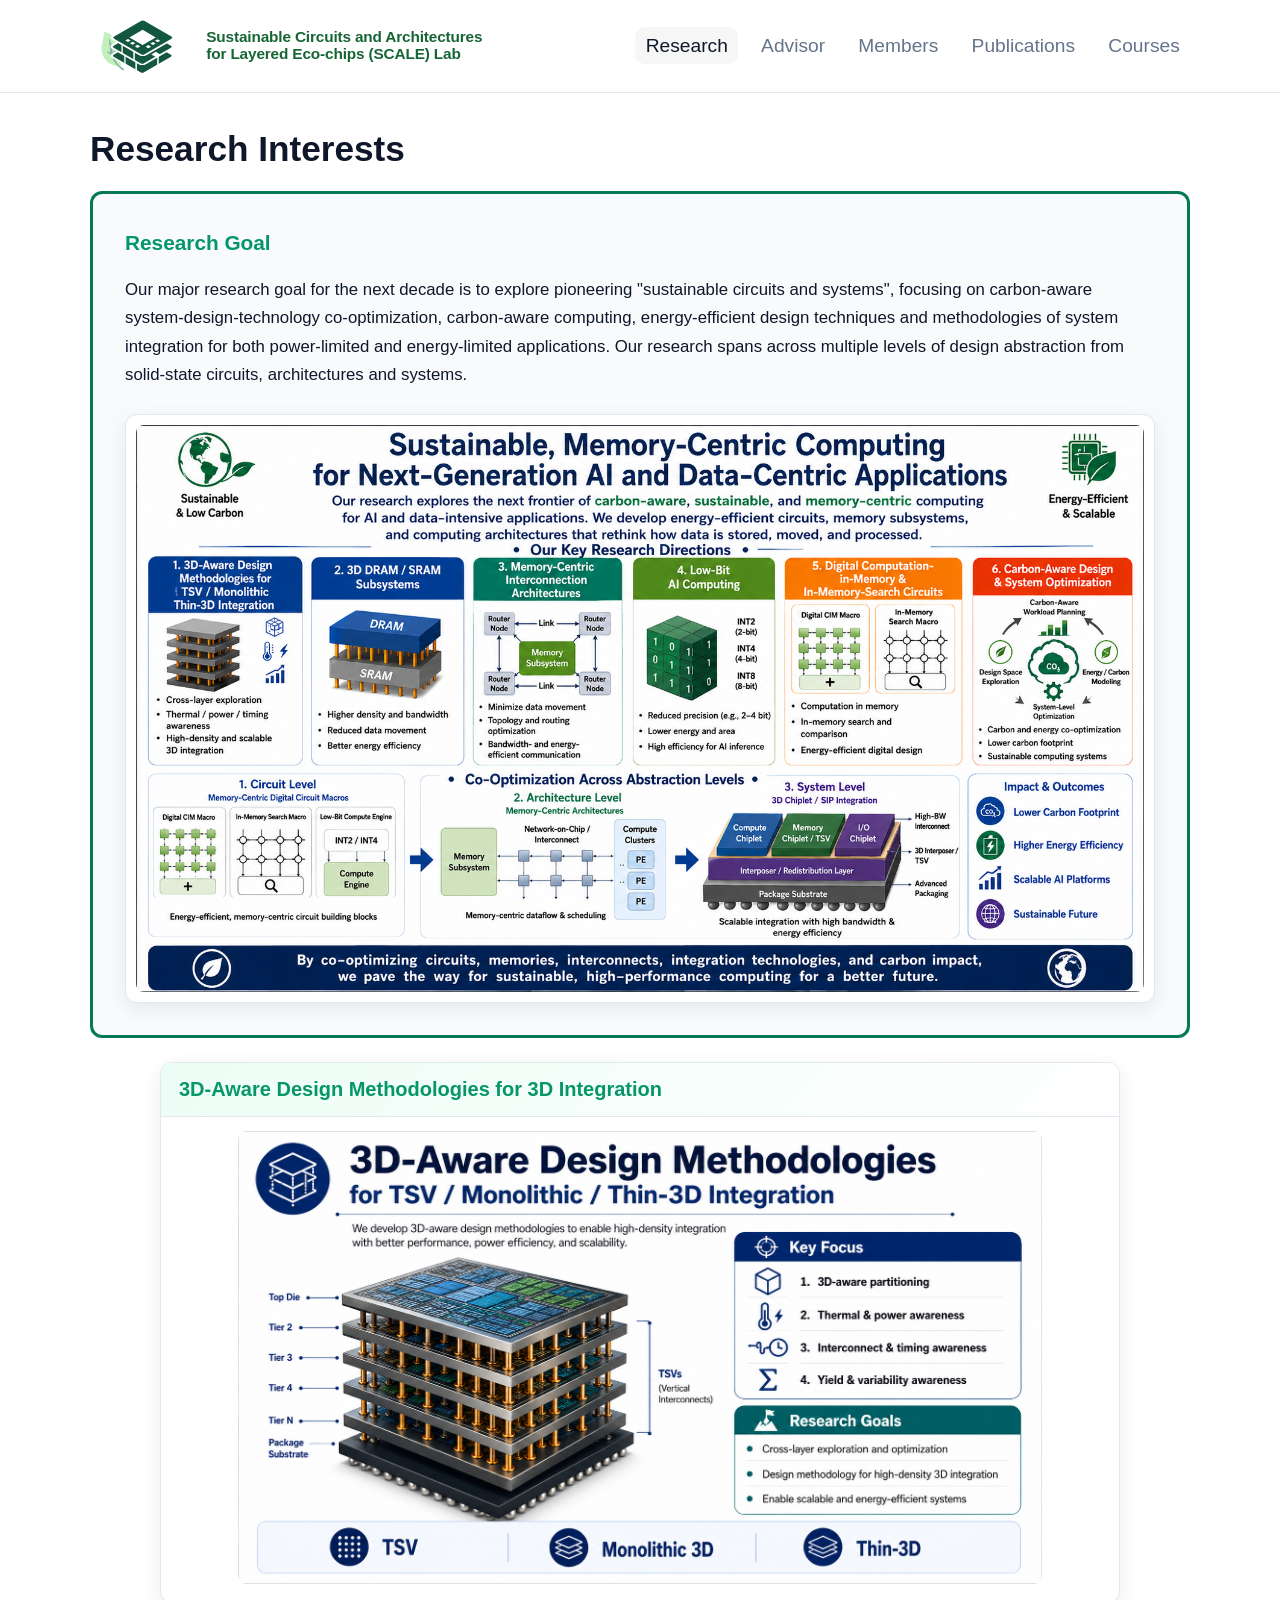
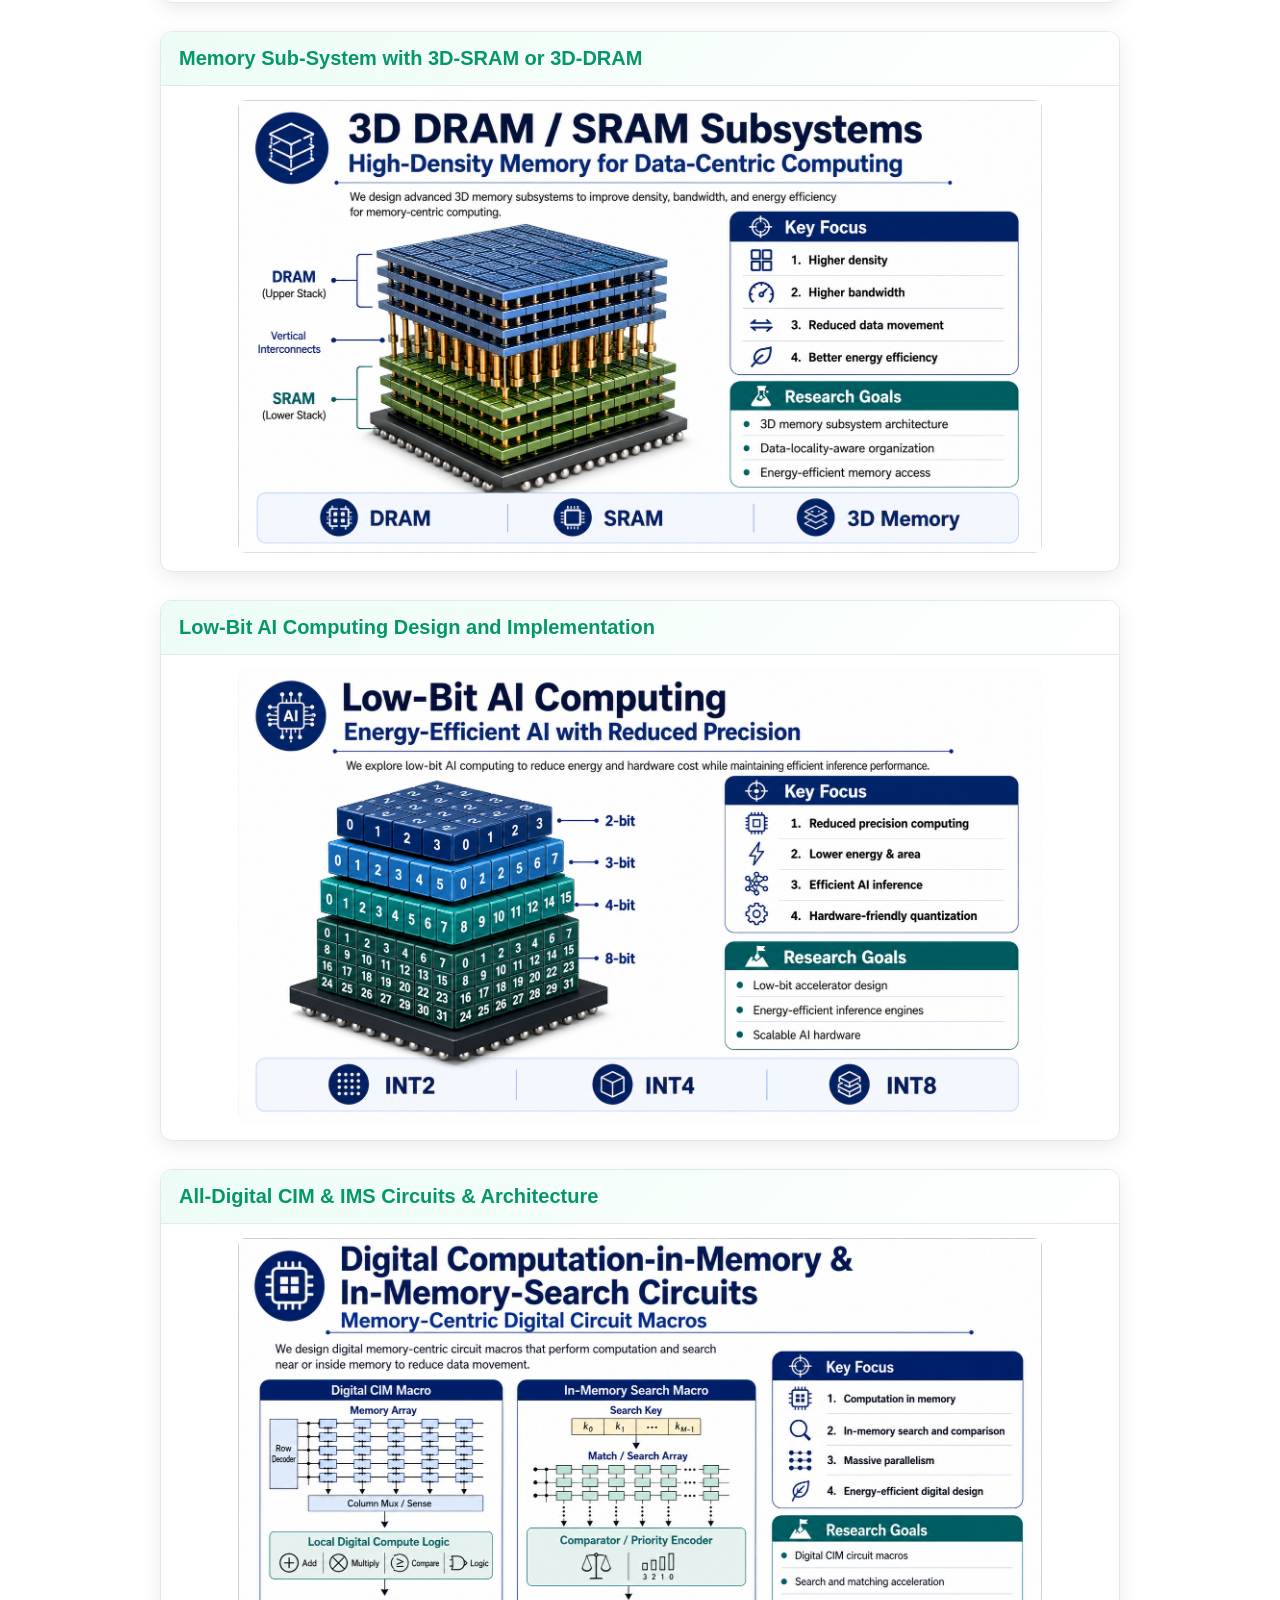
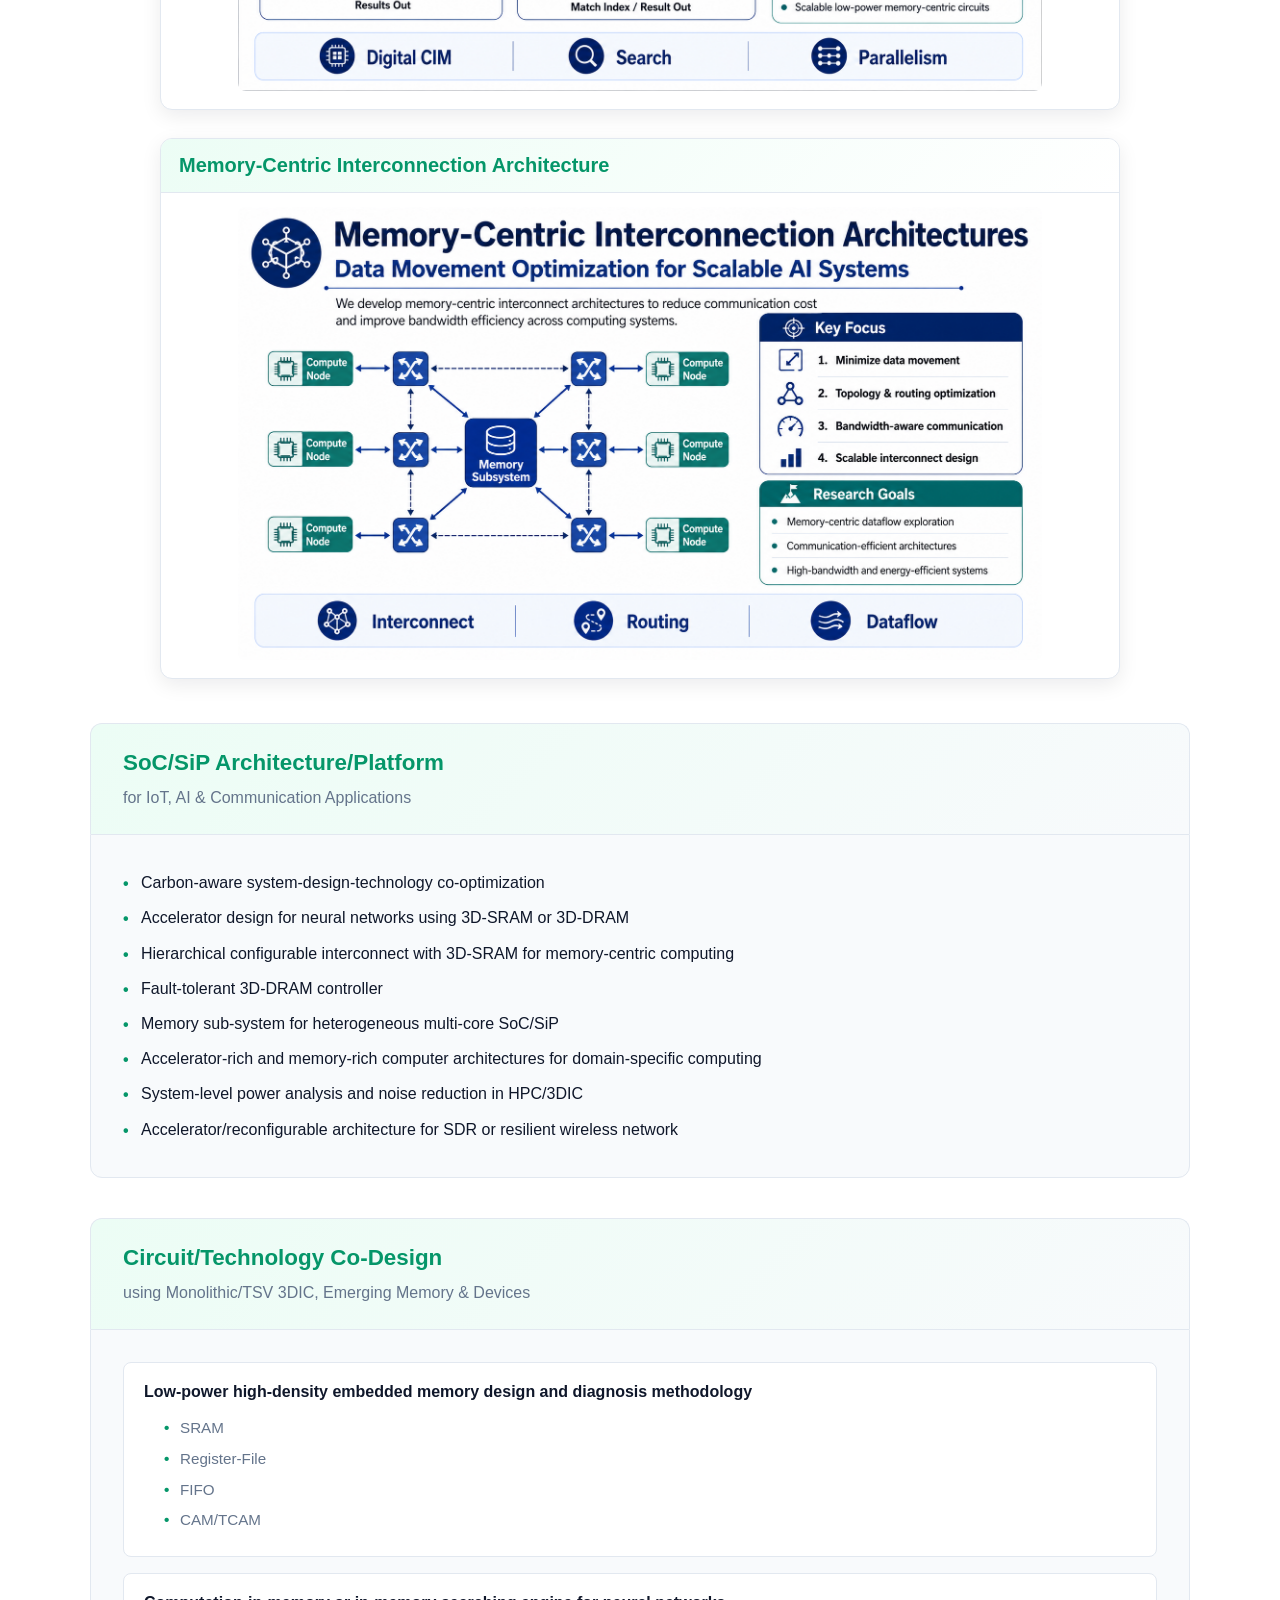
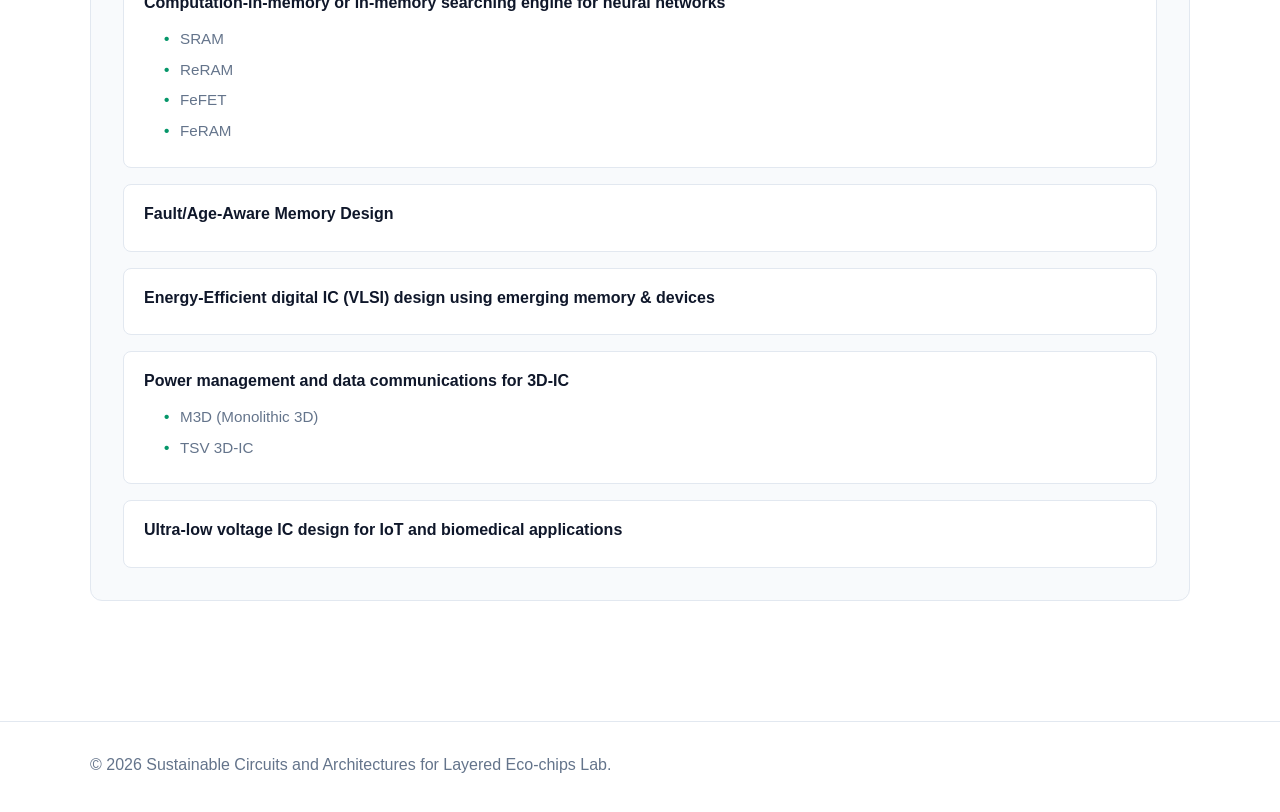
<file: research.html>
<!DOCTYPE html>
<html lang="en">
<head>
  <meta charset="utf-8" />
  <meta name="viewport" content="width=device-width, initial-scale=1" />
  <title>Research · SCALE Lab</title>
  <meta name="color-scheme" content="light" />
  <link rel="stylesheet" href="assets/style.css" />
  <style>
    .section { padding-top: 28px; }
    .research-vision {
      margin-bottom: 24px; padding: 32px;
      background: var(--card); border: 3px solid #047857;
      border-radius: 12px;
    }
    .research-vision h3 { margin: 0 0 16px; color: var(--primary); font-size: 1.3rem; }
    .research-vision p { font-size: 1.05rem; line-height: 1.7; margin: 0; }
    .research-overview-figure {
      margin: 24px 0 0;
      padding: 10px;
      background: #fff;
      border: 1px solid var(--border);
      border-radius: 12px;
      box-shadow: var(--shadow);
    }
    .research-overview-figure img,
    .research-image-frame img {
      display: block;
      width: 100%;
      height: auto;
      border-radius: 8px;
    }
    .research-image-frame {
      width: 100%;
      max-width: 960px;
      margin: 0 auto 28px;
      padding: 0;
      background: #fff;
      border: 1px solid var(--border);
      border-radius: 12px;
      box-shadow: var(--shadow);
      overflow: hidden;
    }
    .research-image-frame:last-of-type { margin-bottom: 44px; }
    .research-image-title {
      margin: 0;
      padding: 14px 18px;
      background: linear-gradient(135deg, var(--primary-weak), #fff);
      border-bottom: 1px solid var(--border);
      color: var(--primary);
      font-size: 1.25rem;
      font-weight: 700;
      line-height: 1.25;
    }
    .research-image-frame img { border-radius: 0 0 12px 12px; }
    .research-image-frame.image-compact img {
      width: 84%;
      margin: 14px auto 18px;
      border-radius: 8px;
    }
    .research-area { margin-bottom: 40px; }
    .area-header {
      background: linear-gradient(135deg, var(--primary-weak), var(--card));
      padding: 24px 32px; border-radius: 12px 12px 0 0;
      border: 1px solid var(--border); border-bottom: none;
    }
    .area-title { font-size: 1.4rem; font-weight: 700; color: var(--primary); margin: 0; line-height: 1.3; }
    .area-subtitle { color: var(--muted); font-size: 1rem; margin: 8px 0 0; }
    .area-content { background: var(--card); border: 1px solid var(--border); border-radius: 0 0 12px 12px; padding: 32px; }
    .research-list { display: grid; gap: 16px; margin: 0; padding: 0; list-style: none; }
    .research-item {
      padding: 16px 20px; background: var(--bg); border-radius: 8px;
      border-left: 3px solid var(--primary); border: 1px solid var(--border); transition: all 0.2s ease;
    }
    .research-item:hover { transform: translateX(4px); box-shadow: var(--shadow); }
    .research-item-title { font-weight: 600; color: var(--fg); margin-bottom: 8px; font-size: 1rem; }
    .research-sublist { margin: 12px 0 0 20px; padding: 0; list-style: none; }
    .research-sublist li { margin-bottom: 8px; padding-left: 16px; position: relative; color: var(--muted); font-size: 0.95rem; line-height: 1.5; }
    .research-sublist li::before { content: "•"; color: var(--primary); position: absolute; left: 0; font-weight: bold; }
    .research-area.compact-items .research-list { gap: 4px; }
    .research-area.compact-items .research-item {
      padding: 4px 0 4px 18px;
      background: transparent;
      border: none;
      border-radius: 0;
      box-shadow: none;
      position: relative;
    }
    .research-area.compact-items .research-item::before {
      content: "•";
      position: absolute;
      left: 0;
      top: 4px;
      color: var(--primary);
      font-weight: 700;
    }
    .research-area.compact-items .research-item:hover { transform: none; box-shadow: none; }
    .research-area.compact-items .research-item-title { margin-bottom: 0; font-weight: 500; line-height: 1.45; }
    @media (max-width: 880px) {
      .section { padding-top: 20px; }
      .research-vision { padding: 24px 20px; }
      .area-header { padding: 20px 24px; }
      .area-content { padding: 24px 20px; }
      .research-item { padding: 14px 16px; }
      .research-overview-figure { padding: 6px; }
      .research-image-frame { max-width: 100%; }
      .research-image-title { padding: 12px 14px; font-size: 1.15rem; }
      .research-image-frame.image-compact img { width: 90%; margin: 12px auto 16px; }
      .research-area.compact-items .research-item { padding: 4px 0 4px 18px; }
    }
  </style>
</head>
<body data-page="research">
  <header></header>

  <section class="section">
    <div class="container">
      <h2>Research Interests</h2>
      <div id="research-content"></div>
    </div>
  </section>

  <footer></footer>
  <script src="assets/script.js"></script>
  <script>
    fetch('assets/research-data.json')
      .then(r => r.json())
      .then(d => {
        const areas = d.areas.map(area => {
          const compactClass = area.title === 'SoC/SiP Architecture/Platform' ? ' compact-items' : '';
          const items = area.items.map(item => {
            const bullets = item.bullets.length
              ? `<ul class="research-sublist">${item.bullets.map(b => `<li>${b}</li>`).join('')}</ul>`
              : '';
            return `
              <li class="research-item">
                <div class="research-item-title">${item.title}</div>
                ${bullets}
              </li>`;
          }).join('');

          return `
            <div class="research-area${compactClass}">
              <div class="area-header">
                <h3 class="area-title">${area.title}</h3>
                <div class="area-subtitle">${area.subtitle}</div>
              </div>
              <div class="area-content">
                <ul class="research-list">${items}</ul>
              </div>
            </div>`;
        }).join('');

        document.getElementById('research-content').innerHTML = `
          <div class="research-vision">
            <h3>Research Goal</h3>
            <p>${d.goal}</p>
            <figure class="research-overview-figure">
              <img src="assets/images/research_overview.png" alt="Sustainable memory-centric computing research overview">
            </figure>
          </div>
          <figure class="research-image-frame image-compact">
            <figcaption class="research-image-title">3D-Aware Design Methodologies for 3D Integration</figcaption>
            <img src="assets/images/research_1_3D_aware.png" alt="3D-Aware Design Methodologies for 3D Integration">
          </figure>
          <figure class="research-image-frame image-compact">
            <figcaption class="research-image-title">Memory Sub-System with 3D-SRAM or 3D-DRAM</figcaption>
            <img src="assets/images/research_2_3D_memory.png" alt="Memory Sub-System with 3D-SRAM or 3D-DRAM">
          </figure>
          <figure class="research-image-frame image-compact">
            <figcaption class="research-image-title">Low-Bit AI Computing Design and Implementation</figcaption>
            <img src="assets/images/research_3_low_bit.png" alt="Low-Bit AI Computing Design and Implementation">
          </figure>
          <figure class="research-image-frame image-compact">
            <figcaption class="research-image-title">All-Digital CIM & IMS Circuits & Architecture</figcaption>
            <img src="assets/images/research_4_CIM_IMS.png" alt="All-Digital CIM and IMS Circuits and Architecture">
          </figure>
          <figure class="research-image-frame image-compact">
            <figcaption class="research-image-title">Memory-Centric Interconnection Architecture</figcaption>
            <img src="assets/images/research_5_NoC.png" alt="Memory-Centric Interconnection Architecture">
          </figure>
          ${areas}`;
      })
      .catch(err => console.error('Failed to load research-data.json:', err));
  </script>
</body>
</html>
</file>
<file: assets/style.css>
/* ===== Base Reset ===== */
*, *::before, *::after { box-sizing: border-box; }
html, body { height: 100%; }
body { margin: 0; font-family: -apple-system, BlinkMacSystemFont, "Segoe UI", Roboto, Helvetica, Arial, "Noto Sans TC", "PingFang TC", "Microsoft JhengHei", "Noto Sans", sans-serif; line-height: 1.6; }
img, video { max-width: 100%; height: auto; }
a { color: inherit; text-decoration: none; }
#vision,
#aboutVision { white-space: pre-line; }
.zh { font-size: 1.6em; }
.en, .lab { font-size: 1em; }
:root {
  color-scheme: light;
  --bg: #ffffff;
  --fg: #0f172a;
  --muted: #64748b;
  --gray: #ededed;
  --primary: #059669;
  --primary-strong: #047857;
  --primary-weak: #ecfdf5;
  --accent: #2563eb;
  --accent-weak: #eff6ff;
  --card: #f8fafc;
  --border: #e2e8f0;
  --shadow: 0 6px 20px rgba(2,6,23,.08);
}
body { background: var(--bg); color: var(--fg); }
.container { width: min(1100px, 92vw); margin-inline: auto; }
.section { padding: 80px 0; }
.section h2 { font-size: clamp(1.6rem, 2vw + 1rem, 2.2rem); margin: 0 0 14px; }
.section p.lead { color: var(--muted); margin-top: 0; }
header { position: sticky; top: 0; backdrop-filter: saturate(1.2) blur(8px); background: color-mix(in oklab, var(--bg) 80%, transparent); border-bottom: 1px solid var(--border); z-index: 50; overflow: visible; }
.nav { display: flex; align-items: center; justify-content: space-between; padding: 8px 0; min-height: 92px; overflow: visible; gap: 18px; }
.logo {
  height: 69px !important;
  width: auto !important;
  max-width: none;
  max-height: none;
  transition: opacity 0.2s ease;
  flex-shrink: 0;
}
.logo:hover { opacity: 0.8; }
.brand { display: flex; align-items: center; min-width: 0; flex-shrink: 1; overflow: visible; }
.brand-logo-link {
  display: inline-flex;
  align-items: center;
  gap: 16px;
  line-height: 1.05;
  overflow: visible;
  color: #166534;
  text-decoration: none;
}
.brand-full-name {
  display: flex;
  flex-direction: column;
  align-items: flex-start;
  text-align: left;
  max-width: 420px;
  color: #166534;
  font-size: clamp(0.9rem, 1.2vw, 1.2rem);
  line-height: 1.1;
  font-weight: 800;
  letter-spacing: -0.01em;
}
.brand-full-name span { display: block; }
.brand a { color: #166534; text-decoration: none; }
.brand a:hover { opacity: 0.8; }
nav { flex-shrink: 0; }
nav ul { display: flex; gap: clamp(4px, 1vw, 18px); list-style: none; padding: 0; margin: 0; }
nav a { padding: 8px clamp(6px, 0.8vw, 12px); border-radius: 10px; font-size: clamp(1.2rem, 1vw, 1.6rem); color: var(--muted); }
nav a:hover, nav a.active { color: var(--fg); background: color-mix(in oklab, var(--gray) 50%, transparent); }
.hamburger { display: none; border: 1px solid var(--border); border-radius: 12px; padding: 8px 10px; background: transparent; color: var(--fg); }
@media (max-width: 880px) {
  .nav { min-height: 78px; padding: 7px 0; }
  nav ul { display: none; }
  nav ul.open { display: grid; gap: 10px; padding: 16px; background: var(--card); border: 1px solid var(--border); border-radius: 16px; position: absolute; right: 4vw; top: 78px; box-shadow: var(--shadow); }
  .hamburger { display: block; }
  .logo { height: 57px !important; }
  .brand-logo-link { gap: 10px; }
  .brand-full-name { max-width: 280px; font-size: 0.8rem; }
}
.grid { display: grid; grid-template-columns: repeat(12,1fr); gap: 18px; }
.col-4 { grid-column: span 4; } .col-6 { grid-column: span 6; } .col-12 { grid-column: span 12; }
@media (max-width: 880px) { .col-4, .col-6 { grid-column: span 12; } }
.card { background: var(--card); border: 1px solid var(--border); border-radius: 16px; box-shadow: var(--shadow); overflow: clip; }
.card .content { padding: 18px; }
.card h3 { margin: 0 0 6px; font-size: 1.1rem; }
.muted { color: var(--muted); }
.tag { padding: 6px 10px; border-radius: 6px; background: color-mix(in oklab, var(--primary-weak) 55%, transparent); border: 1px solid var(--border); font-size: .88rem; }
.badge { padding: 6px 10px; border: 1px dashed var(--border); border-radius: 999px; font-size: .85rem; color: var(--muted); }
.btn { display: inline-flex; align-items: center; gap: 10px; padding: 10px 16px; border-radius: 12px; border: 1px solid var(--border); background: var(--card); cursor: pointer; font-weight: 600; }
.btn.primary { background: var(--primary); border-color: var(--primary); color: white; }
.mono { font-family: ui-monospace, SFMono-Regular, Menlo, Monaco, Consolas, "Liberation Mono", "Courier New", monospace; }
.line { height: 1px; background: var(--border); margin: 8px 0; }
.spacer { height: 16px; }
.person { display: grid; grid-template-columns: 86px 1fr; gap: 14px; align-items: center; }
.avatar { display: none; }
.person, .person.hero { grid-template-columns: 1fr; }
.role { font-size: .9rem; color: var(--muted); }
.input { padding: 10px 12px; border: 1px solid var(--border); background: var(--bg); border-radius: 12px; color: var(--fg); }
.controls { display: flex; gap: 10px; flex-wrap: wrap; align-items: center; margin-bottom: 10px; }
footer { padding: 20px 0 24px; border-top: 1px solid var(--border); color: var(--muted); }
footer > .container[style*="border-top"] { border-top: none !important; padding-top: 10px !important; padding-bottom: 10px !important; }
.footgrid { display: grid; grid-template-columns: 1.2fr 1fr; gap: 20px; padding-top: 10px; }
@media (max-width: 880px) { .footgrid { grid-template-columns: 1fr; } }
.scroll-cue { position: absolute; left: 50%; bottom: 18px; translate: -50% 0; font-size: .9rem; color: var(--muted); display: grid; place-items: center; gap: 6px; }
.scroll-cue svg { width: 22px; height: 22px; animation: bob 1.4s ease-in-out infinite; }
@keyframes bob { 0%, 100% { transform: translateY(0); opacity: .65; } 50% { transform: translateY(4px); opacity: 1; } }
.dots { position: fixed; right: 18px; top: 50%; translate: 0 -50%; display: grid; gap: 10px; z-index: 40; }
.dotbtn { width: 12px; height: 12px; border-radius: 999px; border: 1px solid var(--border); background: var(--card); cursor: pointer; opacity: .7; }
.dotbtn[aria-current="true"] { background: var(--primary); border-color: var(--primary); opacity: 1; box-shadow: 0 0 0 4px color-mix(in srgb, var(--primary) 25%, transparent); }
.reveal { opacity: 0; transform: translateY(10px); transition: opacity .45s ease, transform .45s ease; }
.reveal.is-visible { opacity: 1; transform: none; }
@media (prefers-reduced-motion: reduce) { .reveal { transition: none; opacity: 1; transform: none; } .scroll-cue svg { animation: none; } }
body[data-page="publication"] .section { padding-top: 56px; padding-bottom: 56px; }
body[data-page="publication"] .publication-section { margin-bottom: 28px; }
body[data-page="publication"] .section-header { margin-bottom: 8px; padding-bottom: 6px; }
body[data-page="publication"] .pub-list { font-size: 0.92rem; line-height: 1.38; }
body[data-page="publication"] .pub-list li { padding-top: 6px; padding-bottom: 6px; }
body[data-page="publication"] .pub-list li::before { top: 6px; }
</file>
